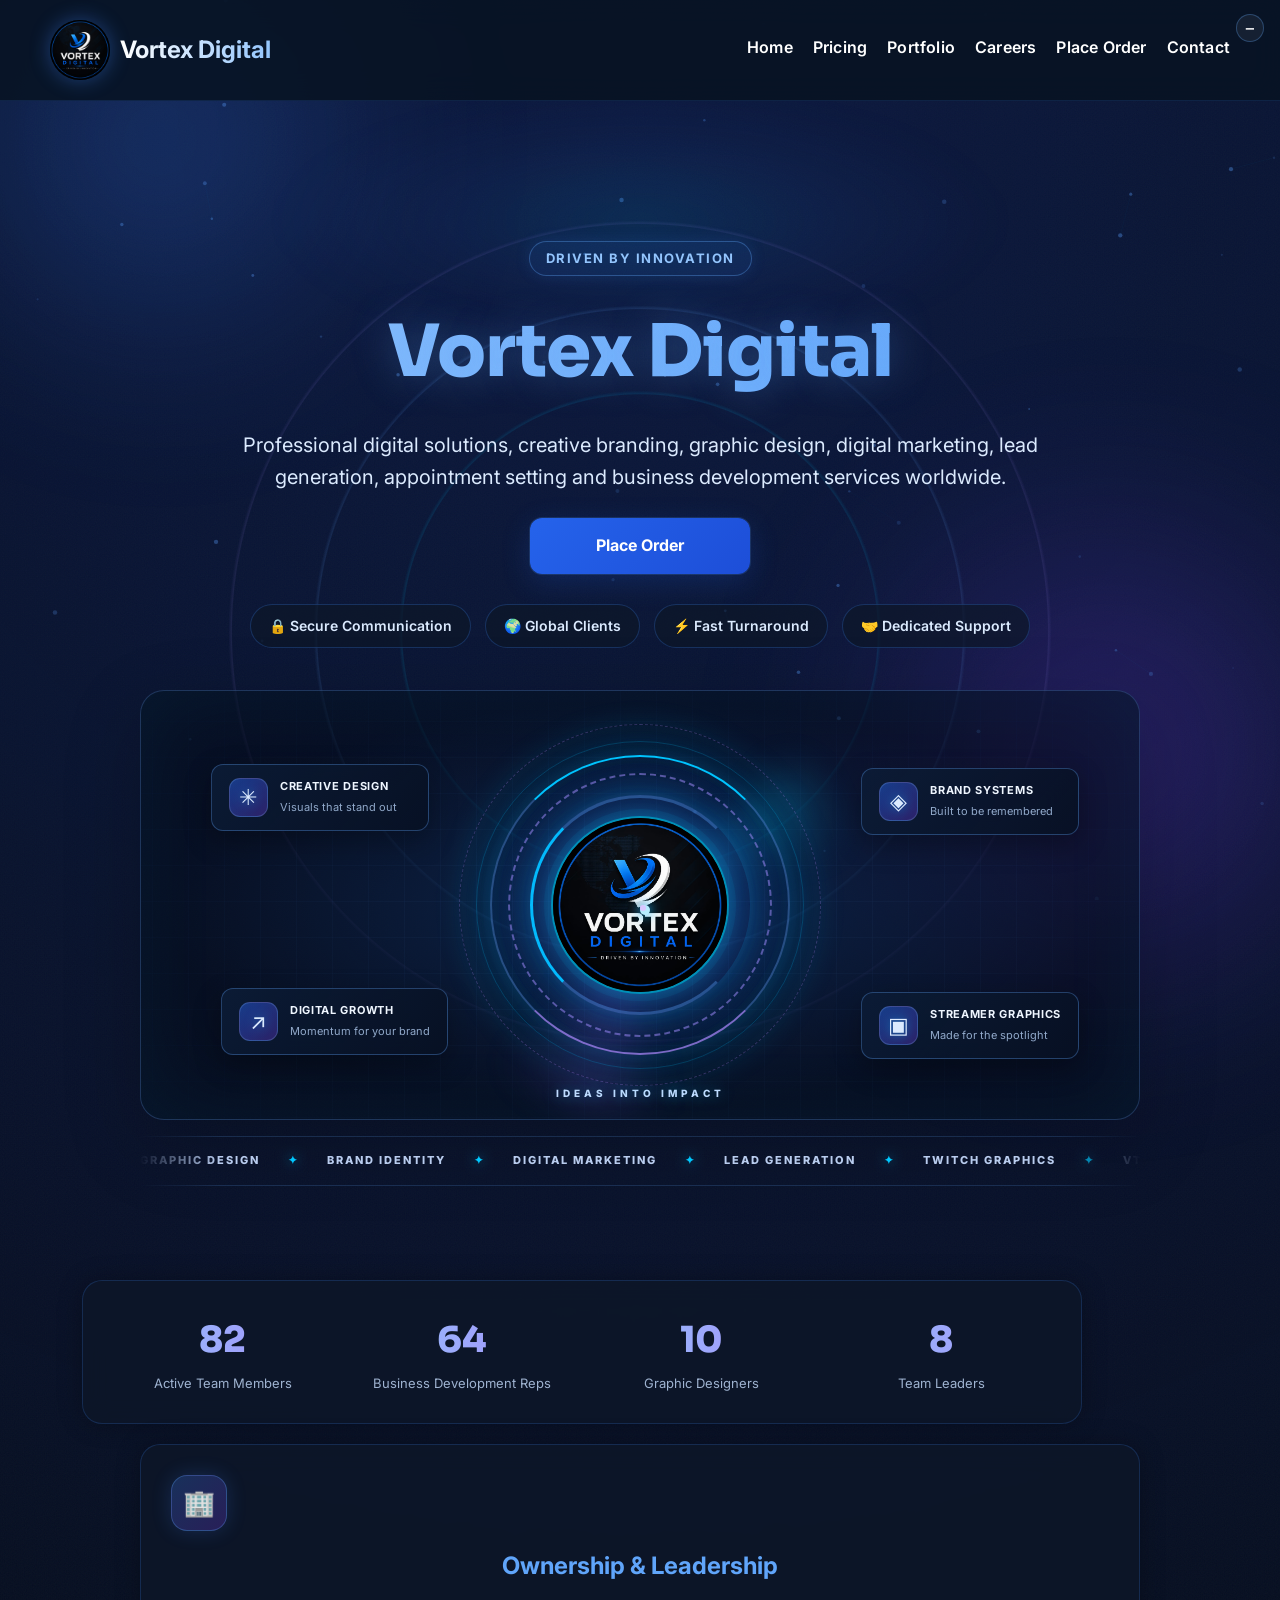
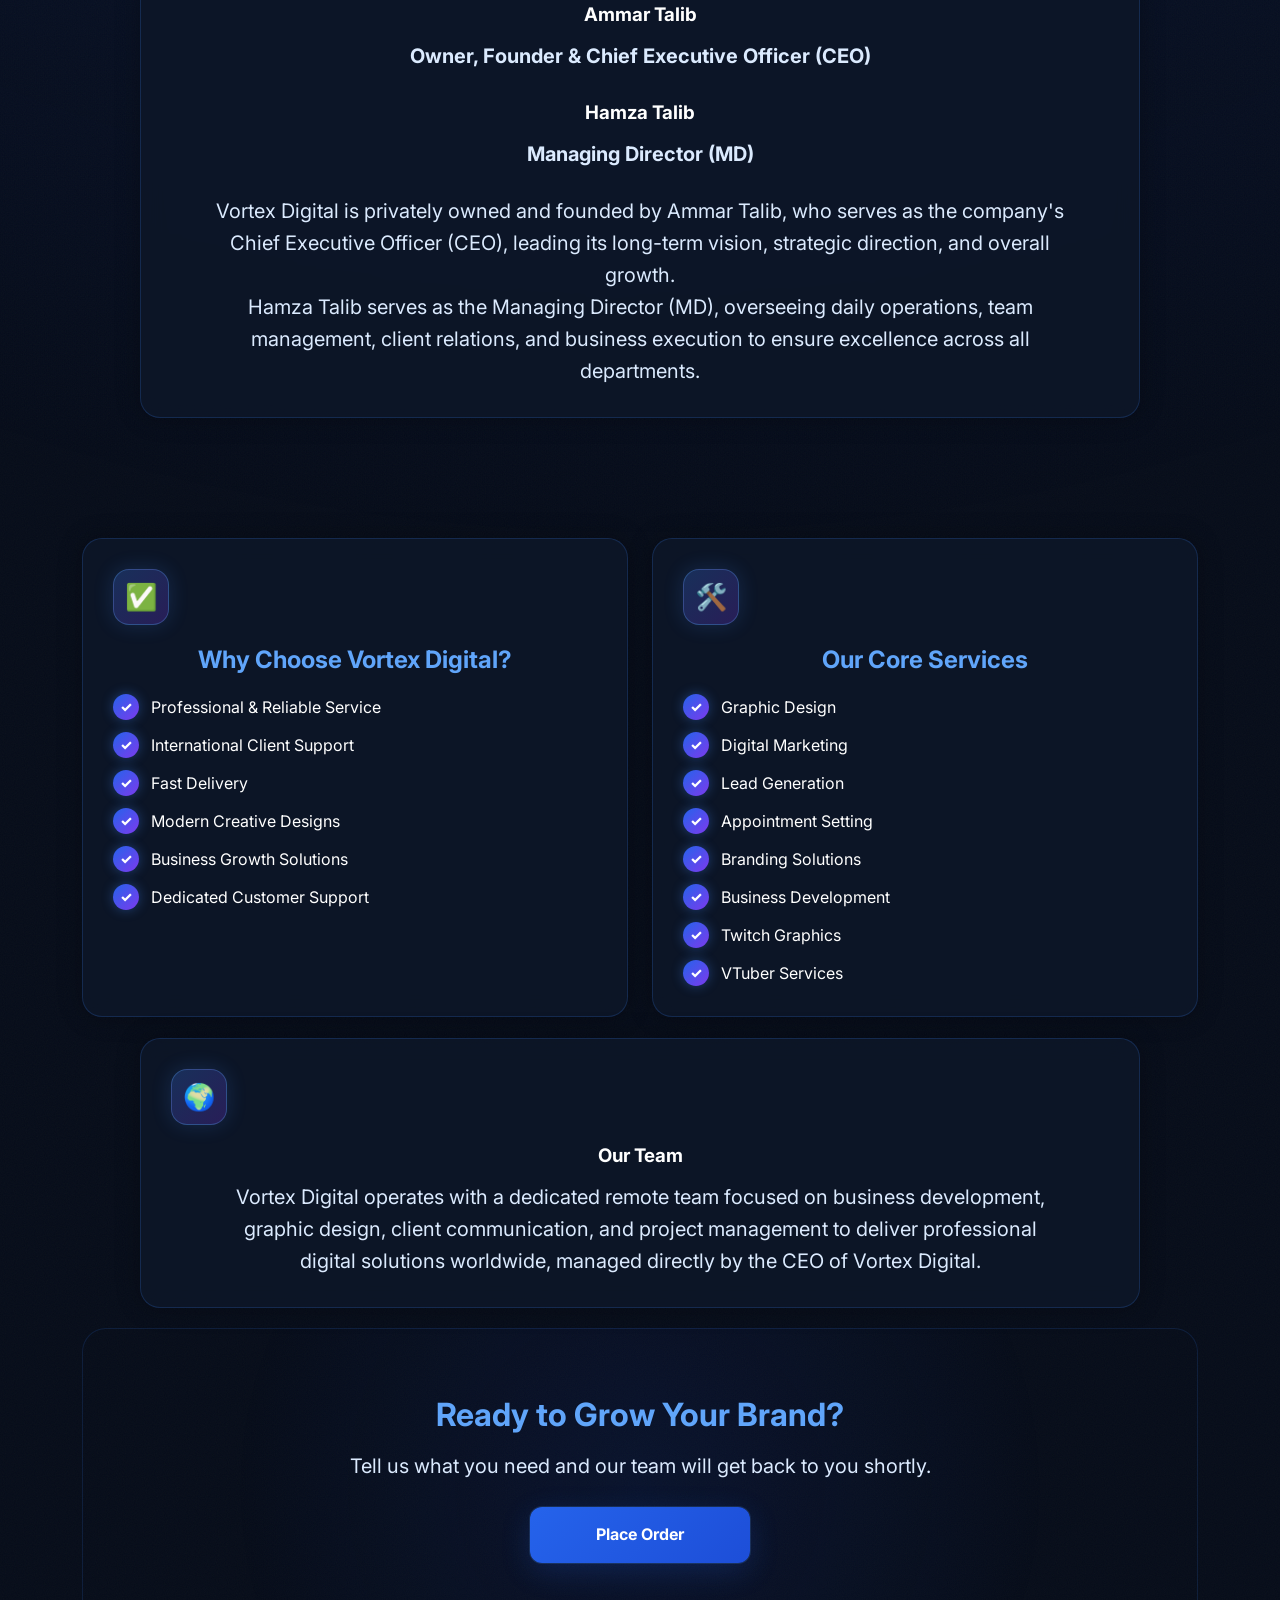
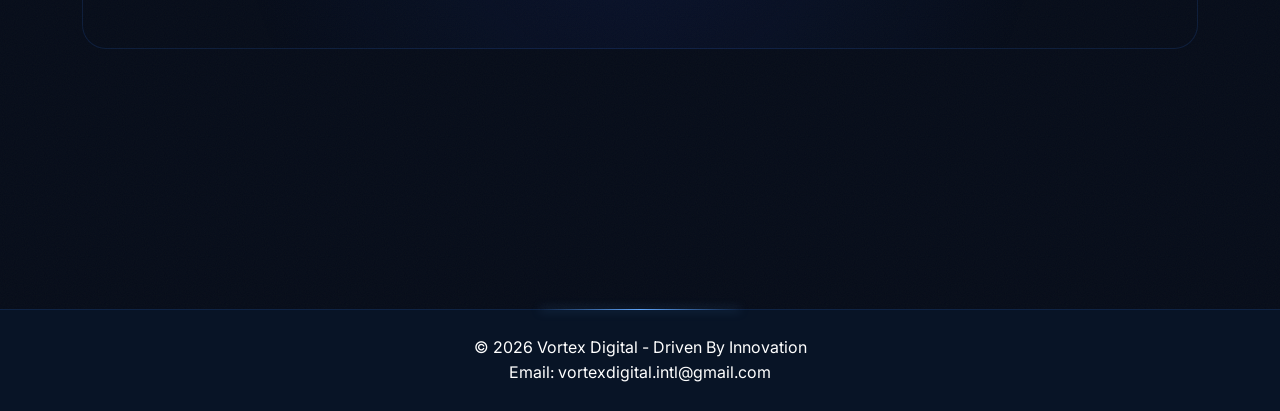
<file: index.html>
<!DOCTYPE html>
<html lang="en">
<head>
<meta charset="UTF-8">
<meta name="viewport" content="width=device-width, initial-scale=1.0">
<title>Vortex Digital</title>
<link rel="stylesheet" href="style.css">
<meta property="og:title" content="Vortex Digital">
<meta property="og:description" content="Professional Twitch Graphics, VTuber Services, Branding Solutions and Digital Growth Services.">
<meta property="og:image" content="https://vortexdigital-intl.github.io/vortex-digital/vortex.digital.png">
<meta property="og:image:width" content="1200">
<meta property="og:image:height" content="630">
<meta property="og:image:type" content="image/png">
<meta property="og:url" content="https://vortexdigital-intl.github.io/vortex-digital/">
<meta property="og:type" content="website">
<meta name="twitter:card" content="summary_large_image">
<meta name="twitter:title" content="Vortex Digital">
<meta name="twitter:description" content="Professional Twitch Graphics, VTuber Services, Branding Solutions and Digital Growth Services.">
<meta name="twitter:image" content="https://vortexdigital-intl.github.io/vortex-digital/vortex.digital.png">

<style id="vortex-home-motion">
/* Vortex Digital: premium motion layer — Home page only */
body > #vortex-particle-field {
  position: fixed; inset: 0; width: 100%; height: 100%;
  z-index: 0; pointer-events: none; opacity: .72;
}
body > header, body > section, body > footer {
  position: relative; z-index: 1;
}
.hero { isolation: isolate; overflow: hidden; }
.hero::before {
  content: ""; position: absolute; z-index: 0; pointer-events: none;
  width: min(78vw, 860px); aspect-ratio: 1; left: 50%; top: 3%;
  transform: translateX(-50%);
  border-radius: 50%;
  background:
    radial-gradient(circle, transparent 39%, rgba(0,200,255,.11) 39.2%, transparent 39.7%),
    radial-gradient(circle, transparent 53%, rgba(96,165,250,.13) 53.2%, transparent 53.7%),
    radial-gradient(circle, transparent 67%, rgba(167,139,250,.10) 67.2%, transparent 67.7%);
  animation: vortexOrbit 34s linear infinite;
}
.hero::after {
  content: ""; position: absolute; z-index: 0; pointer-events: none;
  width: min(70vw, 720px); height: 240px; left: 50%; top: 0;
  transform: translateX(-50%);
  background: radial-gradient(ellipse, rgba(0,200,255,.12), rgba(59,130,246,.06) 38%, transparent 72%);
  filter: blur(20px); animation: vortexPulse 7s ease-in-out infinite;
}
.hero > * { position: relative; z-index: 1; }
.hero .eyebrow { animation: vortexBadge 5s ease-in-out infinite; }
.hero .btn { box-shadow: 0 0 0 1px rgba(96,165,250,.16), 0 8px 30px rgba(37,99,235,.20); }
.hero .btn:hover { box-shadow: 0 0 28px rgba(0,200,255,.34), 0 0 65px rgba(59,130,246,.18); }
.hero .trust-pill { transition: transform .28s ease, border-color .28s ease, background .28s ease, box-shadow .28s ease; }
.hero .trust-pill:hover { transform: translateY(-4px); border-color: rgba(0,200,255,.65); background: rgba(0,200,255,.08); box-shadow: 0 8px 24px rgba(0,200,255,.10); }
.hero .stat-block { transition: transform .35s ease; }
.hero .stat-block:hover { transform: translateY(-5px); }
@keyframes vortexOrbit { to { transform: translateX(-50%) rotate(360deg); } }
@keyframes vortexPulse { 0%,100% { opacity:.55; transform:translateX(-50%) scale(.92); } 50% { opacity:1; transform:translateX(-50%) scale(1.08); } }
@keyframes vortexBadge { 0%,100% { box-shadow:0 0 12px rgba(59,130,246,.12); } 50% { box-shadow:0 0 24px rgba(0,200,255,.24); } }
@media (max-width: 768px) {
  body > #vortex-particle-field { opacity: .42; }
  .hero::before { width: 125vw; top: 0; }
  .hero::after { width: 100vw; height: 180px; }
}
@media (prefers-reduced-motion: reduce) {
  .hero::before, .hero::after, .hero .eyebrow { animation: none !important; }
  .hero .trust-pill, .hero .stat-block { transition: none !important; }
}
</style>

<style id="vortex-cinematic-showcase-style">
/* VORTEX DIGITAL — cinematic hero showcase */
.vortex-cinematic-showcase{
  width:min(100%,1000px); height:430px; margin:42px auto 12px;
  position:relative; isolation:isolate; overflow:hidden; border-radius:28px;
  border:1px solid rgba(96,165,250,.22);
  background:radial-gradient(ellipse at 50% 50%,rgba(30,64,175,.22),rgba(5,11,24,.32) 48%,rgba(5,11,24,.08) 75%);
  box-shadow:inset 0 0 70px rgba(37,99,235,.08),0 20px 80px rgba(0,0,0,.14);
}
.vortex-showcase-grid{
  position:absolute; inset:-35%; z-index:-2; opacity:.25;
  background-image:linear-gradient(rgba(96,165,250,.16) 1px,transparent 1px),linear-gradient(90deg,rgba(96,165,250,.16) 1px,transparent 1px);
  background-size:36px 36px;
  mask-image:radial-gradient(ellipse at center,#000 12%,transparent 70%);
  animation:vortexGridDrift 24s linear infinite;
}
.vortex-core{
  position:absolute; width:300px; height:300px; left:50%; top:50%;
  transform:translate(-50%,-50%); display:grid; place-items:center;
}
.vortex-core-glow{
  position:absolute; inset:27px; border-radius:50%;
  background:radial-gradient(circle,rgba(0,200,255,.25),rgba(37,99,235,.13) 42%,transparent 72%);
  filter:blur(12px); animation:vortexCorePulse 4s ease-in-out infinite;
}
.vortex-ring{
  position:absolute; inset:0; border-radius:50%; border:1px solid rgba(96,165,250,.38);
  box-shadow:0 0 22px rgba(59,130,246,.08),inset 0 0 22px rgba(59,130,246,.06);
}
.vortex-ring-one{ animation:vortexRingSpin 12s linear infinite; border-top-color:#00c8ff; border-bottom-color:rgba(167,139,250,.75); }
.vortex-ring-two{ inset:22px; border-style:dashed; border-color:rgba(167,139,250,.55); animation:vortexRingSpinReverse 18s linear infinite; }
.vortex-ring-three{ inset:46px; border-width:2px; border-left-color:#00c8ff; border-right-color:transparent; animation:vortexRingSpin 7s linear infinite; }
.vortex-core-mark{
  position:relative; width:184px; height:184px; border-radius:0; transform:none;
  display:flex; align-items:center; justify-content:center; background:transparent; border:0;
  box-shadow:none; animation:vortexMarkFloat 5s ease-in-out infinite;
}
.vortex-core-mark img{
  display:block; width:100%; height:100%; max-width:184px; max-height:184px;
  object-fit:contain; object-position:center; border:0; border-radius:0; background:transparent;
  filter:drop-shadow(0 0 10px rgba(0,200,255,.52)) drop-shadow(0 0 32px rgba(37,99,235,.5));
  animation:vortexLogoPower 3.8s ease-in-out infinite;
}
.vortex-core-mark i{ position:absolute; top:-4px; right:3px; font-style:normal; font-size:24px; color:#00c8ff; text-shadow:0 0 18px #00c8ff; animation:vortexSparkle 1.3s ease-in-out infinite; }
.vortex-core::before,.vortex-core::after{
  content:"";position:absolute;inset:-36px;border-radius:50%;pointer-events:none;
  border:1px solid rgba(0,200,255,.22);box-shadow:0 0 28px rgba(0,200,255,.1),inset 0 0 28px rgba(0,200,255,.08);
  animation:vortexEnergyShell 5s ease-in-out infinite;
}
.vortex-core::after{inset:-58px;border-color:rgba(167,139,250,.28);border-style:dashed;animation:vortexEnergyShellReverse 18s linear infinite;}
.vortex-ring-one{border-width:2px;box-shadow:0 0 25px rgba(0,200,255,.24),inset 0 0 22px rgba(0,200,255,.12);}
.vortex-ring-two{inset:12px;border-width:2px;}
.vortex-ring-three{inset:36px;border-width:3px;box-shadow:0 0 30px rgba(0,200,255,.3);}
.vortex-core-glow{inset:5px;filter:blur(18px);}
.vortex-scan-line{height:3px;box-shadow:0 0 24px rgba(0,200,255,.8),0 0 60px rgba(0,200,255,.3);}
@keyframes vortexLogoPower{0%,100%{filter:drop-shadow(0 0 8px rgba(0,200,255,.38)) drop-shadow(0 0 22px rgba(37,99,235,.36));}50%{filter:drop-shadow(0 0 18px rgba(0,200,255,.85)) drop-shadow(0 0 48px rgba(37,99,235,.72));}}
@keyframes vortexEnergyShell{0%,100%{transform:scale(.9) rotate(0);opacity:.45;}50%{transform:scale(1.08) rotate(18deg);opacity:1;}}
@keyframes vortexEnergyShellReverse{to{transform:rotate(-360deg);}}
.vortex-core-caption{
  position:absolute; top:calc(100% + 20px); font-size:10px; font-weight:800; letter-spacing:4px;
  color:#bfdbfe; white-space:nowrap; text-shadow:0 0 14px rgba(0,200,255,.55);
}
.vortex-float-chip{
  position:absolute; display:flex; align-items:center; gap:12px; text-align:left;
  padding:13px 17px; min-width:220px; border-radius:14px;
  background:linear-gradient(130deg,rgba(12,28,54,.92),rgba(7,16,34,.82));
  border:1px solid rgba(96,165,250,.32); backdrop-filter:blur(12px);
  box-shadow:0 12px 32px rgba(0,0,0,.22),inset 0 1px rgba(255,255,255,.04);
  animation:vortexChipFloat 5.5s ease-in-out infinite;
  transition:border-color .25s ease,box-shadow .25s ease;
}
.vortex-float-chip:hover{ border-color:rgba(0,200,255,.8); box-shadow:0 0 28px rgba(0,200,255,.16); }
.vortex-chip-icon{
  flex:0 0 39px; width:39px; height:39px; display:grid; place-items:center; border-radius:11px;
  color:#dbeafe; font-size:22px; background:linear-gradient(140deg,rgba(37,99,235,.48),rgba(124,58,237,.3));
  border:1px solid rgba(147,197,253,.22); text-shadow:0 0 12px rgba(0,200,255,.45);
}
.vortex-float-chip b{display:block;font-size:11px;letter-spacing:1px;color:#eff6ff;white-space:nowrap;}
.vortex-float-chip small{display:block;margin-top:3px;font-size:11px;color:#91a9ca;white-space:nowrap;}
.chip-design{left:7%;top:17%;animation-delay:-1s;}
.chip-brand{right:6%;top:18%;animation-delay:-2.2s;}
.chip-growth{left:8%;bottom:15%;animation-delay:-3.1s;}
.chip-stream{right:6%;bottom:14%;animation-delay:-.6s;}
.vortex-scan-line{
  position:absolute; left:0; right:0; height:1px; top:-10%;
  background:linear-gradient(90deg,transparent,rgba(0,200,255,.0),rgba(0,200,255,.55),rgba(167,139,250,.3),transparent);
  box-shadow:0 0 18px rgba(0,200,255,.25); opacity:.65;
  animation:vortexScan 8s ease-in-out infinite;
}
.vortex-capability-marquee{
  max-width:1000px; overflow:hidden; margin:22px auto 34px; padding:15px 0;
  border-top:1px solid rgba(96,165,250,.18); border-bottom:1px solid rgba(96,165,250,.18);
  mask-image:linear-gradient(90deg,transparent,#000 8%,#000 92%,transparent);
}
.vortex-marquee-track{display:flex;width:max-content;align-items:center;gap:28px;animation:vortexMarquee 32s linear infinite;}
.vortex-marquee-track span{font-size:11px;letter-spacing:2px;font-weight:800;color:#b9ccee;white-space:nowrap;}
.vortex-marquee-track i{font-style:normal;color:#00c8ff;margin-left:24px;text-shadow:0 0 12px rgba(0,200,255,.7);}
.vortex-capability-marquee:hover .vortex-marquee-track{animation-play-state:paused;}
@keyframes vortexRingSpin{to{transform:rotate(360deg)}}
@keyframes vortexRingSpinReverse{to{transform:rotate(-360deg)}}
@keyframes vortexCorePulse{0%,100%{opacity:.65;transform:scale(.88)}50%{opacity:1;transform:scale(1.12)}}
@keyframes vortexMarkFloat{0%,100%{transform:rotate(-8deg) translateY(0)}50%{transform:rotate(-4deg) translateY(-8px)}}
@keyframes vortexSparkle{0%,100%{opacity:.5;transform:scale(.8) rotate(0)}50%{opacity:1;transform:scale(1.25) rotate(45deg)}}
@keyframes vortexChipFloat{0%,100%{transform:translateY(0)}50%{transform:translateY(-9px)}}
@keyframes vortexGridDrift{to{transform:rotate(360deg)}}
@keyframes vortexScan{0%{top:-10%;opacity:0}12%{opacity:.65}85%{opacity:.5}100%{top:110%;opacity:0}}
@keyframes vortexMarquee{to{transform:translateX(-50%)}}
@media(max-width:760px){
 .vortex-cinematic-showcase{height:480px;margin-top:30px;border-radius:20px;}
 .vortex-core{width:220px;height:220px;top:48%;}
 .vortex-core-mark{width:124px;height:124px;border-radius:0;}
 .vortex-core-mark img{max-width:124px;max-height:124px;}
 .vortex-float-chip{min-width:0;width:calc(50% - 16px);padding:9px 8px;gap:7px;border-radius:11px;}
 .vortex-chip-icon{width:29px;height:29px;flex-basis:29px;font-size:17px;border-radius:8px;}
 .vortex-float-chip b{font-size:8px;letter-spacing:.45px;white-space:normal;}
 .vortex-float-chip small{font-size:9px;white-space:normal;line-height:1.25;}
 .chip-design{left:10px;top:22px;}
 .chip-brand{right:10px;top:22px;}
 .chip-growth{left:10px;bottom:20px;}
 .chip-stream{right:10px;bottom:20px;}
 .vortex-core-caption{letter-spacing:2px;font-size:8px;}
}
@media(prefers-reduced-motion:reduce){
 .vortex-showcase-grid,.vortex-ring,.vortex-core-glow,.vortex-core-mark,.vortex-core-mark i,.vortex-float-chip,.vortex-scan-line,.vortex-marquee-track{animation:none!important}
 .vortex-capability-marquee{mask-image:none}
}

/* High-energy motion accents around the original logo — do not recreate the logo */
.vortex-cinematic-showcase::before,.vortex-cinematic-showcase::after{
 content:"";position:absolute;pointer-events:none;border-radius:50%;z-index:-1;
}
.vortex-cinematic-showcase::before{
 width:420px;height:420px;left:50%;top:50%;transform:translate(-50%,-50%);
 background:conic-gradient(from 0deg,transparent 0 12%,rgba(0,200,255,.2) 15%,transparent 21% 48%,rgba(139,92,246,.18) 54%,transparent 62% 100%);
 filter:blur(18px);animation:vortexEnergyWheel 13s linear infinite;
}
.vortex-cinematic-showcase::after{
 inset:0;border-radius:inherit;background:linear-gradient(115deg,transparent 0 35%,rgba(0,200,255,.05) 47%,transparent 55% 100%);
 transform:translateX(-100%);animation:vortexWideSweep 6s ease-in-out infinite;
}
.vortex-orbit-dot{position:absolute;left:50%;top:50%;width:10px;height:10px;border-radius:50%;background:#b8f5ff;box-shadow:0 0 12px #00c8ff,0 0 30px #00c8ff;z-index:2;pointer-events:none;}
.vortex-orbit-dot.dot-a{animation:vortexDotOrbit 6s linear infinite;}
.vortex-orbit-dot.dot-b{width:6px;height:6px;background:#d8c7ff;box-shadow:0 0 14px #a78bfa;animation:vortexDotOrbit 9s linear infinite reverse;}
@keyframes vortexEnergyWheel{to{transform:translate(-50%,-50%) rotate(360deg)}}
@keyframes vortexWideSweep{0%,100%{transform:translateX(-100%)}55%,70%{transform:translateX(100%)}}
@keyframes vortexDotOrbit{from{transform:rotate(0deg) translateX(168px) rotate(0deg)}to{transform:rotate(360deg) translateX(168px) rotate(-360deg)}}
@media(max-width:760px){.vortex-cinematic-showcase::before{width:280px;height:280px}.vortex-orbit-dot.dot-a{animation-name:vortexDotOrbitMobile}.vortex-orbit-dot.dot-b{display:none}@keyframes vortexDotOrbitMobile{from{transform:rotate(0deg) translateX(112px)}to{transform:rotate(360deg) translateX(112px)}}}
@media(prefers-reduced-motion:reduce){.vortex-cinematic-showcase::before,.vortex-cinematic-showcase::after,.vortex-core::before,.vortex-core::after,.vortex-core-mark img,.vortex-orbit-dot{animation:none!important}}

</style>


<style id="vortex-home-expansion">
.vx-home-expansion{position:relative;max-width:1180px;margin:70px auto 90px;padding:20px;isolation:isolate}
.vx-home-heading{text-align:center;max-width:820px;margin:0 auto 36px}
.vx-home-kicker{display:inline-flex;gap:10px;align-items:center;color:#67e8f9;font-size:11px;font-weight:900;letter-spacing:3px;text-transform:uppercase}
.vx-home-kicker:before,.vx-home-kicker:after{content:"";width:36px;height:1px;background:linear-gradient(90deg,transparent,#00c8ff)}
.vx-home-kicker:after{transform:rotate(180deg)}
.vx-home-heading h2{font-size:clamp(30px,4vw,52px);line-height:1.05;margin:16px 0;background:linear-gradient(100deg,#fff 15%,#a5f3fc 48%,#a78bfa 75%,#fff);background-size:220% auto;-webkit-background-clip:text;background-clip:text;color:transparent;animation:vxTitleFlow 7s linear infinite}
.vx-home-heading p{max-width:680px;margin:auto;color:#a9bbd4;line-height:1.8}
.vx-home-services{display:grid;grid-template-columns:repeat(3,minmax(0,1fr));gap:18px}
.vx-home-service{position:relative;min-height:220px;padding:25px;border-radius:20px;overflow:hidden;background:linear-gradient(145deg,rgba(13,31,59,.92),rgba(7,13,28,.92));border:1px solid rgba(96,165,250,.24);box-shadow:0 15px 40px rgba(0,0,0,.16);transition:transform .45s cubic-bezier(.2,.8,.2,1),border-color .4s,box-shadow .4s}
.vx-home-service:before{content:"";position:absolute;inset:-1px;border-radius:inherit;padding:1px;background:conic-gradient(from var(--vx-angle,0deg),transparent 0 55%,rgba(0,200,255,.8) 68%,rgba(167,139,250,.8) 77%,transparent 90%);-webkit-mask:linear-gradient(#000 0 0) content-box,linear-gradient(#000 0 0);-webkit-mask-composite:xor;mask-composite:exclude;opacity:.5;animation:vxBorderOrbit 7s linear infinite;pointer-events:none}
.vx-home-service:after{content:"";position:absolute;width:170px;height:170px;right:-85px;top:-90px;border-radius:50%;background:rgba(0,200,255,.12);filter:blur(28px);transition:transform .5s}
.vx-home-service:hover{transform:translateY(-12px) scale(1.015);border-color:rgba(0,200,255,.72);box-shadow:0 22px 55px rgba(0,0,0,.3),0 0 34px rgba(0,200,255,.12)}
.vx-home-service:hover:after{transform:scale(1.8)}
.vx-home-service .vx-service-icon{width:54px;height:54px;display:grid;place-items:center;border-radius:16px;font-size:25px;color:#dffbff;background:linear-gradient(145deg,rgba(0,200,255,.22),rgba(99,102,241,.2));border:1px solid rgba(103,232,249,.35);box-shadow:0 0 25px rgba(0,200,255,.12);animation:vxIconBob 4s ease-in-out infinite}
.vx-home-service h3{font-size:19px;margin:20px 0 10px;color:#f1f7ff}
.vx-home-service p{font-size:13px;line-height:1.8;color:#a8bad3;margin:0;max-width:330px}
.vx-service-index{position:absolute;right:20px;top:19px;font-size:12px;font-weight:900;letter-spacing:2px;color:rgba(147,197,253,.48)}
.vx-home-process{margin-top:70px;padding:36px 28px;border:1px solid rgba(96,165,250,.2);border-radius:24px;background:radial-gradient(ellipse at 50% 0,rgba(37,99,235,.17),transparent 65%),rgba(5,12,27,.52);overflow:hidden;position:relative}
.vx-home-process:before{content:"";position:absolute;top:0;bottom:0;left:-30%;width:25%;background:linear-gradient(90deg,transparent,rgba(0,200,255,.08),transparent);transform:skewX(-20deg);animation:vxProcessSweep 7s ease-in-out infinite}
.vx-process-grid{display:grid;grid-template-columns:repeat(4,minmax(0,1fr));gap:16px;position:relative}
.vx-process-step{padding:18px 14px;position:relative}
.vx-process-number{width:42px;height:42px;display:grid;place-items:center;border-radius:50%;font-weight:900;color:#dffaff;border:1px solid rgba(0,200,255,.65);background:rgba(0,200,255,.09);box-shadow:0 0 25px rgba(0,200,255,.13);margin-bottom:17px;animation:vxNumberPulse 3s ease-in-out infinite}
.vx-process-step:nth-child(2) .vx-process-number{animation-delay:.4s}.vx-process-step:nth-child(3) .vx-process-number{animation-delay:.8s}.vx-process-step:nth-child(4) .vx-process-number{animation-delay:1.2s}
.vx-process-step h3{font-size:15px;color:#eff6ff;margin:0 0 8px}.vx-process-step p{font-size:12px;line-height:1.7;color:#9db1cc;margin:0}
.vx-home-bottom-cta{margin:66px auto 0;max-width:1000px;position:relative;overflow:hidden;padding:54px 28px;text-align:center;border-radius:28px;border:1px solid rgba(0,200,255,.3);background:radial-gradient(ellipse at 50% 120%,rgba(0,200,255,.19),transparent 60%),linear-gradient(125deg,rgba(11,28,55,.96),rgba(20,18,53,.94));box-shadow:0 20px 70px rgba(0,0,0,.2)}
.vx-home-bottom-cta:before{content:"";position:absolute;inset:-100%;background:conic-gradient(from 0deg,transparent,rgba(0,200,255,.09),transparent,rgba(167,139,250,.09),transparent);animation:vxCtaSpin 24s linear infinite;pointer-events:none}
.vx-home-bottom-cta>*{position:relative}
.vx-home-bottom-cta h2{font-size:clamp(26px,4vw,42px);margin:0 0 12px;color:#f8fbff}
.vx-home-bottom-cta p{color:#a9bdd8;line-height:1.8;margin:0 auto 25px}
.vx-home-bottom-cta .btn{display:inline-flex;align-items:center;justify-content:center;gap:10px;animation:vxButtonGlow 2.8s ease-in-out infinite;transition:transform .25s}
.vx-home-bottom-cta .btn:hover{transform:translateY(-4px) scale(1.04)}
@keyframes vxTitleFlow{to{background-position:220% center}}
@keyframes vxBorderOrbit{to{--vx-angle:360deg}}
@keyframes vxIconBob{0%,100%{transform:translateY(0) rotate(0)}50%{transform:translateY(-5px) rotate(-3deg)}}
@keyframes vxProcessSweep{0%,100%{left:-30%}55%{left:120%}}
@keyframes vxNumberPulse{0%,100%{box-shadow:0 0 12px rgba(0,200,255,.08);transform:scale(1)}50%{box-shadow:0 0 28px rgba(0,200,255,.32);transform:scale(1.06)}}
@keyframes vxCtaSpin{to{transform:rotate(360deg)}}
@keyframes vxButtonGlow{0%,100%{box-shadow:0 0 15px rgba(0,200,255,.14)}50%{box-shadow:0 0 34px rgba(0,200,255,.32),0 0 60px rgba(99,102,241,.12)}}
@media(max-width:850px){.vx-home-services{grid-template-columns:repeat(2,minmax(0,1fr))}.vx-process-grid{grid-template-columns:repeat(2,minmax(0,1fr))}}
@media(max-width:560px){.vx-home-expansion{padding:12px;margin:42px auto}.vx-home-services{grid-template-columns:1fr}.vx-home-service{min-height:190px}.vx-home-process{padding:24px 14px}.vx-process-grid{grid-template-columns:1fr 1fr;gap:4px}.vx-process-step{padding:14px 8px}.vx-home-bottom-cta{padding:38px 18px;border-radius:20px}}
@media(prefers-reduced-motion:reduce){.vx-home-heading h2,.vx-home-service:before,.vx-home-service .vx-service-icon,.vx-home-process:before,.vx-process-number,.vx-home-bottom-cta:before,.vx-home-bottom-cta .btn{animation:none!important}.vx-home-service,.vx-home-bottom-cta .btn{transition:none!important}}
</style>


<style id="vortex-home-brand-correction">
/* Brand-safe correction: show the supplied logo as a true circle, never rotate or redraw it. */
.vortex-core-mark{
  width:178px!important;height:178px!important;border-radius:50%!important;
  overflow:hidden!important;transform:translateZ(0)!important;background:#000!important;
  border:2px solid rgba(0,200,255,.72)!important;
  box-shadow:0 0 0 7px rgba(0,200,255,.07),0 0 26px rgba(0,200,255,.34),0 0 72px rgba(37,99,235,.26)!important;
  animation:vxLogoHalo 3.6s ease-in-out infinite!important;
}
.vortex-core-mark img{
  width:100%!important;height:100%!important;max-width:none!important;max-height:none!important;
  display:block!important;object-fit:cover!important;object-position:center!important;
  border:0!important;border-radius:50%!important;background:#000!important;
  transform:none!important;animation:none!important;
  filter:drop-shadow(0 0 8px rgba(0,200,255,.24))!important;
}
.vortex-core-mark i{top:7px!important;right:9px!important;font-size:18px!important}
.vortex-core-caption{top:calc(100% + 30px)!important}
.vortex-core{width:300px!important;height:300px!important}
.vortex-ring-one{inset:0!important}
.vortex-ring-two{inset:18px!important}
.vortex-ring-three{inset:40px!important}
.vortex-core::before{inset:-14px!important}
.vortex-core::after{inset:-31px!important}
@keyframes vxLogoHalo{0%,100%{box-shadow:0 0 0 5px rgba(0,200,255,.05),0 0 22px rgba(0,200,255,.28),0 0 54px rgba(37,99,235,.2)}50%{box-shadow:0 0 0 10px rgba(0,200,255,.08),0 0 38px rgba(0,200,255,.48),0 0 90px rgba(37,99,235,.34)}}
/* More deliberate agency art direction: controlled glow, less template-like floating UI. */
.vortex-cinematic-showcase{border-radius:24px!important;border-color:rgba(96,165,250,.26)!important;background:radial-gradient(ellipse at center,rgba(14,42,83,.68),rgba(5,11,24,.55) 67%)!important;box-shadow:inset 0 0 90px rgba(0,200,255,.06),0 24px 80px rgba(0,0,0,.2)!important}
.vortex-float-chip{min-width:218px!important;border-radius:12px!important;backdrop-filter:blur(18px)!important;box-shadow:0 10px 28px rgba(0,0,0,.28)!important}
.vortex-float-chip b{letter-spacing:.7px!important}
.vortex-capability-marquee{margin-top:16px!important}
.vx-home-service{backdrop-filter:blur(10px)}
@media(max-width:760px){
 .vortex-core{width:220px!important;height:220px!important}
 .vortex-core-mark{width:128px!important;height:128px!important}
 .vortex-ring-two{inset:12px!important}.vortex-ring-three{inset:29px!important}
 .vortex-core::before{inset:-10px!important}.vortex-core::after{inset:-22px!important}
}
@media(prefers-reduced-motion:reduce){.vortex-core-mark{animation:none!important}}
</style>

 

<style id="vortex-mobile-showcase-fix">
/* Mobile-only layout repair: keep each service chip in its own column. */
@media (max-width: 600px) {
  .vortex-cinematic-showcase {
    width: calc(100% - 28px) !important;
    height: 450px !important;
    margin: 28px auto 12px !important;
    border-radius: 22px !important;
    overflow: hidden !important;
  }
  .vortex-cinematic-showcase .vortex-float-chip {
    width: calc(50% - 26px) !important;
    min-width: 0 !important;
    max-width: calc(50% - 26px) !important;
    box-sizing: border-box !important;
    padding: 8px 7px !important;
    gap: 6px !important;
    border-radius: 12px !important;
    transform: none !important;
  }
  .vortex-cinematic-showcase .chip-design { left: 12px !important; right: auto !important; top: 18px !important; bottom: auto !important; }
  .vortex-cinematic-showcase .chip-brand { right: 12px !important; left: auto !important; top: 18px !important; bottom: auto !important; }
  .vortex-cinematic-showcase .chip-growth { left: 12px !important; right: auto !important; bottom: 18px !important; top: auto !important; }
  .vortex-cinematic-showcase .chip-stream { right: 12px !important; left: auto !important; bottom: 18px !important; top: auto !important; }
  .vortex-cinematic-showcase .vortex-chip-icon {
    flex: 0 0 25px !important; width: 25px !important; height: 25px !important;
    font-size: 14px !important; border-radius: 7px !important;
  }
  .vortex-cinematic-showcase .vortex-float-chip b {
    font-size: clamp(6.5px, 1.9vw, 8px) !important;
    line-height: 1.25 !important; letter-spacing: .25px !important;
    white-space: normal !important; overflow-wrap: anywhere !important;
  }
  .vortex-cinematic-showcase .vortex-float-chip small {
    font-size: clamp(7px, 2vw, 8.5px) !important;
    line-height: 1.25 !important; white-space: normal !important;
    overflow-wrap: anywhere !important;
  }
  .vortex-cinematic-showcase .vortex-core { width: 190px !important; height: 190px !important; top: 49% !important; }
  .vortex-cinematic-showcase .vortex-core-mark { width: 116px !important; height: 116px !important; }
  .vortex-cinematic-showcase .vortex-core-caption {
    top: calc(100% + 18px) !important; font-size: 8px !important;
    letter-spacing: 1.8px !important; white-space: nowrap !important;
  }
  .vortex-cinematic-showcase .vortex-ring-two { inset: 12px !important; }
  .vortex-cinematic-showcase .vortex-ring-three { inset: 30px !important; }
  .vortex-cinematic-showcase::before { width: 245px !important; height: 245px !important; }
  .vortex-cinematic-showcase .vortex-orbit-dot.dot-a { animation-name: vortexDotOrbitMobile !important; }
  .vortex-cinematic-showcase .vortex-orbit-dot.dot-b { display: none !important; }
  .vortex-capability-marquee { max-width: 100% !important; margin-top: 14px !important; }
}
@media (max-width: 360px) {
  .vortex-cinematic-showcase { height: 430px !important; }
  .vortex-cinematic-showcase .vortex-float-chip { width: calc(50% - 24px) !important; max-width: calc(50% - 24px) !important; padding: 7px 5px !important; }
  .vortex-cinematic-showcase .vortex-chip-icon { flex-basis: 22px !important; width: 22px !important; height: 22px !important; }
}
</style>

</head>

<body>
<canvas id="vortex-particle-field" aria-hidden="true"></canvas>

<header>
<div class="logo">
<img src="logo.png.jpeg" alt="Vortex Digital">
<h2>Vortex Digital</h2>
</div>

<nav>
<a href="index.html">Home</a>
<a href="pricing.html">Pricing</a>
<a href="portfolio.html">Portfolio</a>
<a href="careers.html">Careers</a>
<a href="place-order.html">Place Order</a>
<a href="contact.html">Contact</a>
</nav>
</header>

<section class="hero">
<span class="eyebrow">Driven By Innovation</span>
<h1>Vortex Digital</h1>

<p>
Professional digital solutions, creative branding, graphic design, digital marketing,
lead generation, appointment setting and business
development services worldwide.
</p>

<a href="place-order.html" class="btn">Place Order</a>

<div class="trust-row">
<span class="trust-pill">🔒 Secure Communication</span>
<span class="trust-pill">🌍 Global Clients</span>
<span class="trust-pill">⚡ Fast Turnaround</span>
<span class="trust-pill">🤝 Dedicated Support</span>
</div>


<div class="vortex-cinematic-showcase" aria-label="Vortex Digital creative services">
  <div class="vortex-showcase-grid" aria-hidden="true"></div>
  <div class="vortex-orbit-dot dot-a" aria-hidden="true"></div><div class="vortex-orbit-dot dot-b" aria-hidden="true"></div>
  <div class="vortex-core">
    <div class="vortex-ring vortex-ring-one"></div>
    <div class="vortex-ring vortex-ring-two"></div>
    <div class="vortex-ring vortex-ring-three"></div>
    <div class="vortex-core-glow"></div>
    <div class="vortex-core-mark"><img src="logo.png.jpeg" alt="Official Vortex Digital logo"><i>✦</i></div>
    <div class="vortex-core-caption">IDEAS INTO IMPACT</div>
  </div>
  <div class="vortex-float-chip chip-design"><span class="vortex-chip-icon">✳</span><span><b>CREATIVE DESIGN</b><small>Visuals that stand out</small></span></div>
  <div class="vortex-float-chip chip-brand"><span class="vortex-chip-icon">◈</span><span><b>BRAND SYSTEMS</b><small>Built to be remembered</small></span></div>
  <div class="vortex-float-chip chip-growth"><span class="vortex-chip-icon">↗</span><span><b>DIGITAL GROWTH</b><small>Momentum for your brand</small></span></div>
  <div class="vortex-float-chip chip-stream"><span class="vortex-chip-icon">▣</span><span><b>STREAMER GRAPHICS</b><small>Made for the spotlight</small></span></div>
  <div class="vortex-scan-line" aria-hidden="true"></div>
</div>

<div class="vortex-capability-marquee" aria-label="Vortex Digital capabilities">
  <div class="vortex-marquee-track">
    <span>GRAPHIC DESIGN <i>✦</i></span><span>BRAND IDENTITY <i>✦</i></span><span>DIGITAL MARKETING <i>✦</i></span><span>LEAD GENERATION <i>✦</i></span><span>TWITCH GRAPHICS <i>✦</i></span><span>VTUBER SERVICES <i>✦</i></span>
    <span aria-hidden="true">GRAPHIC DESIGN <i>✦</i></span><span aria-hidden="true">BRAND IDENTITY <i>✦</i></span><span aria-hidden="true">DIGITAL MARKETING <i>✦</i></span><span aria-hidden="true">LEAD GENERATION <i>✦</i></span><span aria-hidden="true">TWITCH GRAPHICS <i>✦</i></span><span aria-hidden="true">VTUBER SERVICES <i>✦</i></span>
  </div>
</div>



<div class="container">
<div class="stats-bar card">
<div class="stat-block">
<span class="stat-num">82</span>
<span class="stat-label">Active Team Members</span>
</div>
<div class="stat-block">
<span class="stat-num">64</span>
<span class="stat-label">Business Development Reps</span>
</div>
<div class="stat-block">
<span class="stat-num">10</span>
<span class="stat-label">Graphic Designers</span>
</div>
<div class="stat-block">
<span class="stat-num">8</span>
<span class="stat-label">Team Leaders</span>
</div>
</div>

<div class="card">
<div class="icon-badge">🏢</div>
<h2>Ownership & Leadership</h2>

<h3>Ammar Talib</h3>
<p><strong>Owner, Founder & Chief Executive Officer (CEO)</strong></p>

<br>

<h3>Hamza Talib</h3>
<p><strong>Managing Director (MD)</strong></p>

<br>

<p>
Vortex Digital is privately owned and founded by Ammar Talib, who serves as the company's Chief Executive Officer (CEO), leading its long-term vision, strategic direction, and overall growth.
</p>
<p>
Hamza Talib serves as the Managing Director (MD), overseeing daily operations, team management, client relations, and business execution to ensure excellence across all departments.
</p>
</div>
</div>

<div class="container">
<div class="info-grid">
<div class="card">
<div class="icon-badge">✅</div>
<h2>Why Choose Vortex Digital?</h2>
<ul class="check-list">
<li>Professional & Reliable Service</li>
<li>International Client Support</li>
<li>Fast Delivery</li>
<li>Modern Creative Designs</li>
<li>Business Growth Solutions</li>
<li>Dedicated Customer Support</li>
</ul>
</div>

<div class="card">
<div class="icon-badge">🛠️</div>
<h2>Our Core Services</h2>
<ul class="check-list">
<li>Graphic Design</li>
<li>Digital Marketing</li>
<li>Lead Generation</li>
<li>Appointment Setting</li>
<li>Branding Solutions</li>
<li>Business Development</li>
<li>Twitch Graphics</li>
<li>VTuber Services</li>
</ul>
</div>
</div>

<div class="card">
<div class="icon-badge">🌍</div>
<h3>Our Team</h3>
<p>
Vortex Digital operates with a dedicated remote team focused on
business development, graphic design, client communication,
and project management to deliver professional digital solutions worldwide,
managed directly by the CEO of Vortex Digital.
</p>
</div>

<div class="cta-section">
<h2>Ready to Grow Your Brand?</h2>
<p>Tell us what you need and our team will get back to you shortly.</p>
<a href="place-order.html" class="btn">Place Order</a>
</div>

</div>
</section>

<footer>
<p>© 2026 Vortex Digital - Driven By Innovation</p>
<p>Email: vortexdigital.intl@gmail.com</p>
</footer>

<script src="site-interactions.js" defer></script>

<script id="vortex-home-motion-engine">
(function () {
  const canvas = document.getElementById('vortex-particle-field');
  if (!canvas) return;
  const ctx = canvas.getContext('2d');
  if (!ctx) return;
  const reduceMotion = window.matchMedia('(prefers-reduced-motion: reduce)').matches;
  const coarse = window.matchMedia('(pointer: coarse)').matches;
  let width = 0, height = 0, dpr = 1, particles = [], raf = 0;
  const pointer = { x: -1000, y: -1000 };
  function resize() {
    dpr = Math.min(window.devicePixelRatio || 1, 1.6);
    width = window.innerWidth; height = window.innerHeight;
    canvas.width = Math.round(width * dpr); canvas.height = Math.round(height * dpr);
    canvas.style.width = width + 'px'; canvas.style.height = height + 'px';
    ctx.setTransform(dpr, 0, 0, dpr, 0, 0);
    const count = Math.min(coarse ? 34 : 68, Math.max(22, Math.round(width / (coarse ? 14 : 22))));
    particles = Array.from({ length: count }, () => ({
      x: Math.random() * width, y: Math.random() * height,
      vx: (Math.random() - .5) * .24, vy: (Math.random() - .5) * .24,
      r: .7 + Math.random() * 1.7, phase: Math.random() * Math.PI * 2
    }));
    draw(0);
  }
  function draw(t) {
    ctx.clearRect(0, 0, width, height);
    for (let i = 0; i < particles.length; i++) {
      const p = particles[i];
      if (!reduceMotion) {
        p.x += p.vx; p.y += p.vy;
        if (p.x < -10) p.x = width + 10;
        if (p.x > width + 10) p.x = -10;
        if (p.y < -10) p.y = height + 10;
        if (p.y > height + 10) p.y = -10;
        if (!coarse) {
          const dx = p.x - pointer.x, dy = p.y - pointer.y, dist = Math.hypot(dx, dy);
          if (dist < 105 && dist > 0) { p.x += dx / dist * .18; p.y += dy / dist * .18; }
        }
      }
      const alpha = .22 + (Math.sin((t || 0) * .001 + p.phase) + 1) * .16;
      ctx.beginPath(); ctx.arc(p.x, p.y, p.r, 0, Math.PI * 2);
      ctx.fillStyle = 'rgba(96,165,250,' + alpha + ')'; ctx.fill();
      for (let j = i + 1; j < particles.length; j++) {
        const q = particles[j], dx = p.x - q.x, dy = p.y - q.y, d = Math.hypot(dx, dy);
        if (d < 105) {
          ctx.beginPath(); ctx.moveTo(p.x, p.y); ctx.lineTo(q.x, q.y);
          ctx.strokeStyle = 'rgba(0,200,255,' + ((1 - d / 105) * .12) + ')';
          ctx.lineWidth = .7; ctx.stroke();
        }
      }
    }
    if (!reduceMotion) raf = requestAnimationFrame(draw);
  }
  if (!coarse) window.addEventListener('pointermove', e => { pointer.x = e.clientX; pointer.y = e.clientY; }, { passive: true });
  window.addEventListener('resize', resize, { passive: true });
  document.addEventListener('visibilitychange', () => {
    if (document.hidden) cancelAnimationFrame(raf);
    else if (!reduceMotion) raf = requestAnimationFrame(draw);
  });
  resize();
})();
</script>

</body>
</html>
</file>
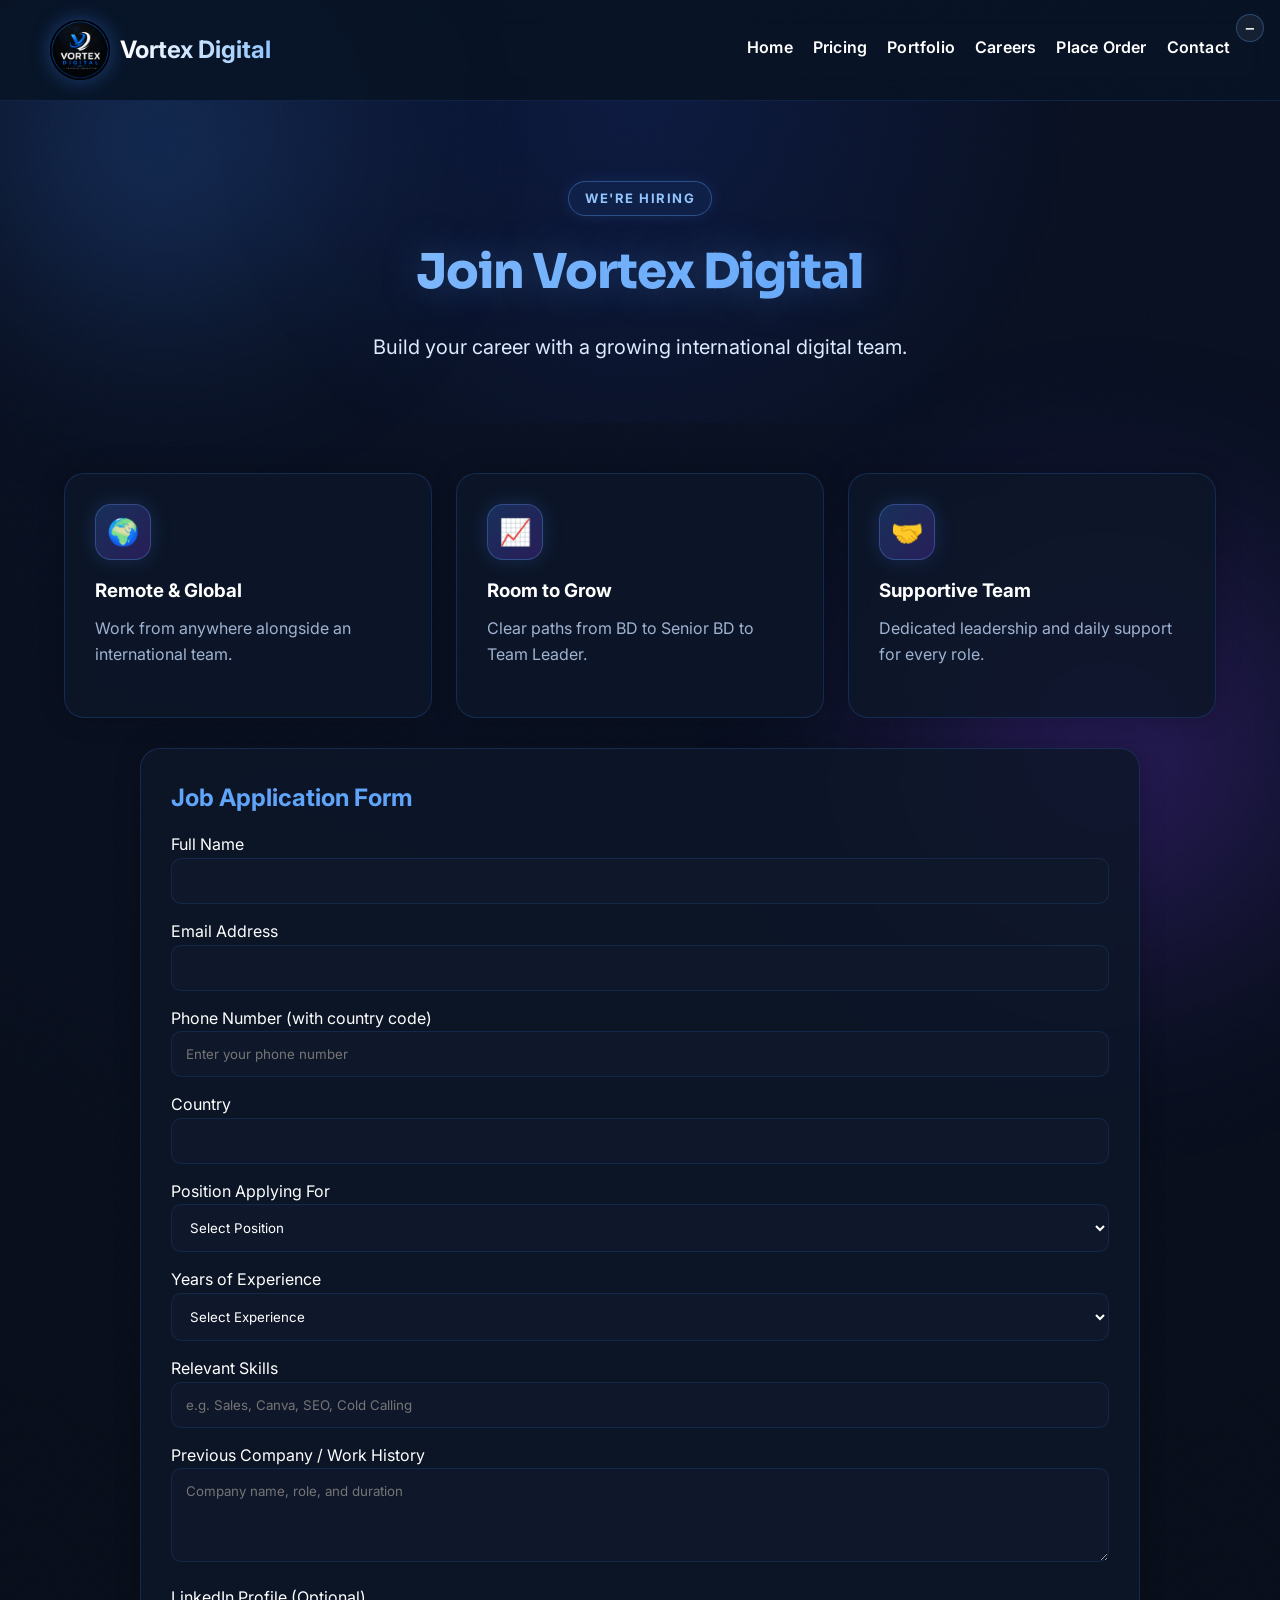
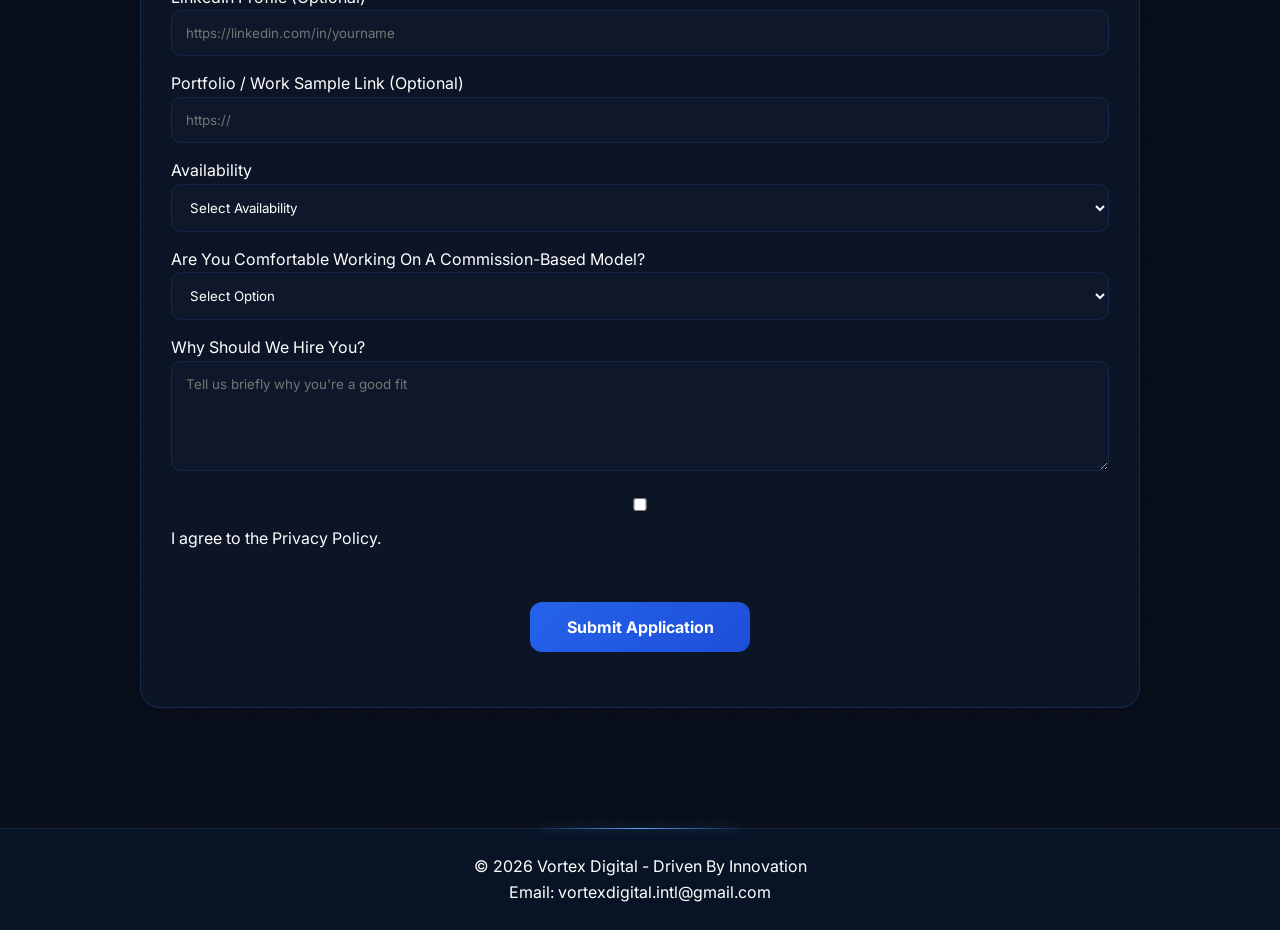
<file: careers.html>
<!DOCTYPE html>
<html lang="en">
<head>
<meta charset="UTF-8">
<meta name="viewport" content="width=device-width, initial-scale=1.0">
<title>Careers - Vortex Digital</title>
<link rel="stylesheet" href="style.css">
<meta property="og:title" content="Vortex Digital - Careers">
<meta property="og:description" content="Join a growing international digital team at Vortex Digital.">
<meta property="og:image" content="https://vortexdigital-intl.github.io/vortex-digital/vortex.digital.png">
<meta property="og:image:width" content="1200">
<meta property="og:image:height" content="630">
<meta property="og:image:type" content="image/png">
<meta property="og:url" content="https://vortexdigital-intl.github.io/vortex-digital/careers.html">
<meta property="og:type" content="website">
<meta name="twitter:card" content="summary_large_image">
<meta name="twitter:title" content="Vortex Digital - Careers">
<meta name="twitter:description" content="Join a growing international digital team at Vortex Digital.">
<meta name="twitter:image" content="https://vortexdigital-intl.github.io/vortex-digital/vortex.digital.png">
</head>

<body>
<header>
<div class="logo">
<img src="logo.png.jpeg" alt="Vortex Digital">
<h2>Vortex Digital</h2>
</div>

<nav>
<a href="index.html">Home</a>
<a href="pricing.html">Pricing</a>
<a href="portfolio.html">Portfolio</a>
<a href="careers.html">Careers</a>
<a href="place-order.html">Place Order</a>
<a href="contact.html">Contact</a>
</nav>
</header>
<section class="hero hero-small">
<span class="eyebrow">We're Hiring</span>
<h1>Join Vortex Digital</h1>
<p>Build your career with a growing international digital team.</p>
</section>

<div class="container">

<div class="info-grid" style="margin-bottom:30px;">
<div class="card">
<div class="icon-badge">🌍</div>
<h3>Remote & Global</h3>
<p class="card-sub">Work from anywhere alongside an international team.</p>
</div>
<div class="card">
<div class="icon-badge">📈</div>
<h3>Room to Grow</h3>
<p class="card-sub">Clear paths from BD to Senior BD to Team Leader.</p>
</div>
<div class="card">
<div class="icon-badge">🤝</div>
<h3>Supportive Team</h3>
<p class="card-sub">Dedicated leadership and daily support for every role.</p>
</div>
</div>

<div class="card">

<h2>Job Application Form</h2>

<form action="https://api.web3forms.com/submit" method="POST" autocomplete="on">

<input type="hidden" name="access_key" value="4c123d40-5a37-40a6-bb1e-c8c5b53f1a1d">
<input type="hidden" name="subject" value="New Job Application - Vortex Digital">
<input type="hidden" name="from_name" value="Vortex Digital Careers">
<input type="hidden" name="redirect" value="https://vortexdigital-intl.github.io/vortex-digital/thank-you.html">
<input type="checkbox" name="botcheck" style="display:none">

<label for="full_name">Full Name</label>
<input type="text" id="full_name" name="Full Name" autocomplete="name" required>

<label for="email">Email Address</label>
<input type="email" id="email" name="Email Address" autocomplete="email" required>

<label for="phone">Phone Number (with country code)</label>
<input type="tel" id="phone" name="Phone Number" placeholder="Enter your phone number" autocomplete="tel" required>

<label for="country">Country</label>
<input type="text" id="country" name="Country" autocomplete="country-name" required>

<label for="position">Position Applying For</label>
<select id="position" name="Position Applying For" required>
<option value="">Select Position</option>
<option value="Business Development Representative (Bulk Hiring)">Business Development Representative (Bulk Hiring)</option>
<option value="Graphic Designer">Graphic Designer</option>
<option value="Team Leader">Team Leader</option>
<option value="Appointment Setter">Appointment Setter</option>
<option value="Project Manager">Project Manager</option>
<option value="Customer Support Representative">Customer Support Representative</option>
<option value="Other">Other</option>
</select>

<label for="experience">Years of Experience</label>
<select id="experience" name="Experience" required>
<option value="">Select Experience</option>
<option value="Fresher / No Experience">Fresher / No Experience</option>
<option value="Less than 1 Year">Less than 1 Year</option>
<option value="1-2 Years">1-2 Years</option>
<option value="3-5 Years">3-5 Years</option>
<option value="5+ Years">5+ Years</option>
</select>

<label for="skills">Relevant Skills</label>
<input type="text" id="skills" name="Skills" placeholder="e.g. Sales, Canva, SEO, Cold Calling" required>

<label for="work_history">Previous Company / Work History</label>
<textarea id="work_history" name="Work History" rows="4" placeholder="Company name, role, and duration" required></textarea>

<label for="linkedin">LinkedIn Profile (Optional)</label>
<input type="url" id="linkedin" name="LinkedIn Profile" placeholder="https://linkedin.com/in/yourname">

<label for="portfolio">Portfolio / Work Sample Link (Optional)</label>
<input type="url" id="portfolio" name="Portfolio Link" placeholder="https://">

<label for="availability">Availability</label>
<select id="availability" name="Availability" required>
<option value="">Select Availability</option>
<option value="Full Time">Full Time</option>
<option value="Part Time">Part Time</option>
</select>

<label for="commission">Are You Comfortable Working On A Commission-Based Model?</label>
<select id="commission" name="Commission Agreement" required>
<option value="">Select Option</option>
<option value="Yes">Yes</option>
<option value="No">No</option>
</select>

<label for="why_hire">Why Should We Hire You?</label>
<textarea id="why_hire" name="Why Should We Hire You" rows="5" placeholder="Tell us briefly why you're a good fit" required></textarea>

<label class="checkbox-label">
<input type="checkbox" required>
I agree to the Privacy Policy.
</label>
<br><br>

<button type="submit" class="btn">Submit Application</button>

</form>

</div>

</div>

<footer>
<p>© 2026 Vortex Digital - Driven By Innovation</p>
<p>Email: vortexdigital.intl@gmail.com</p>
</footer>

<script src="site-interactions.js" defer></script>
</body>
</html>
</file>
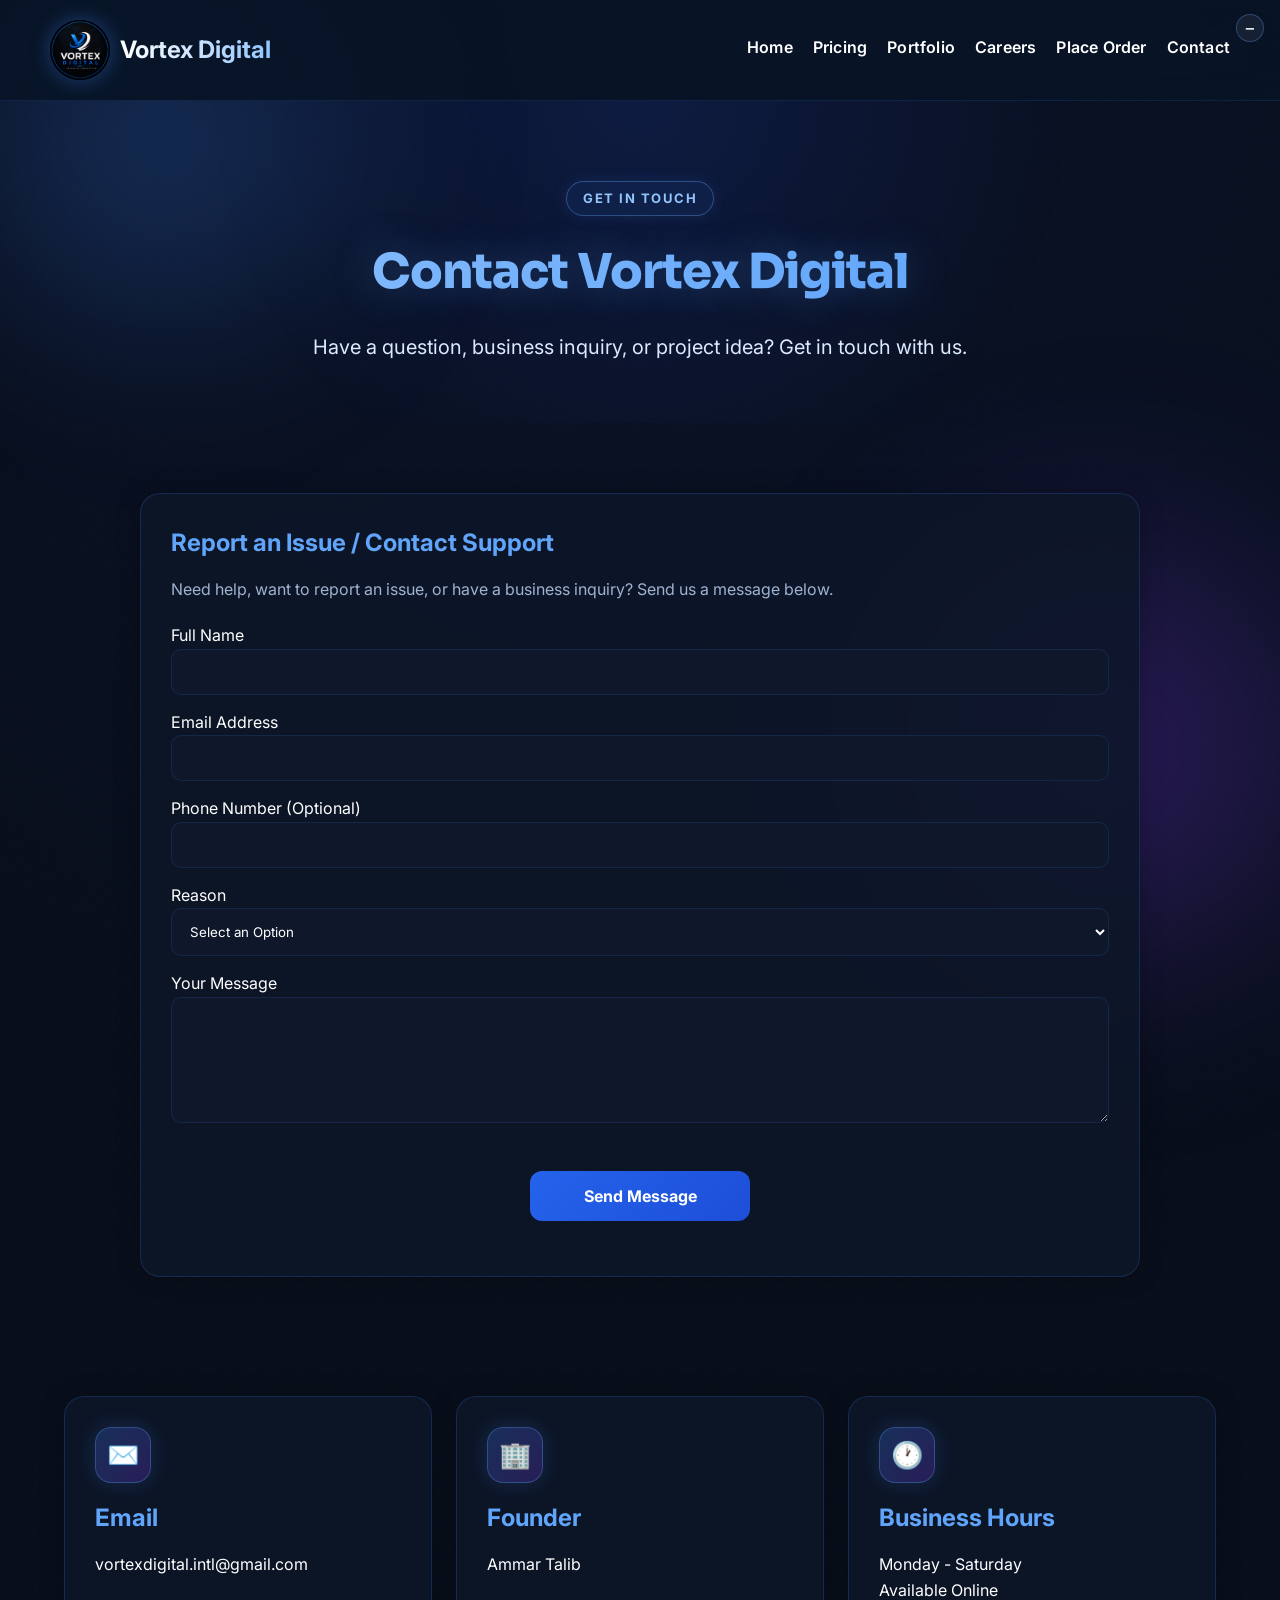
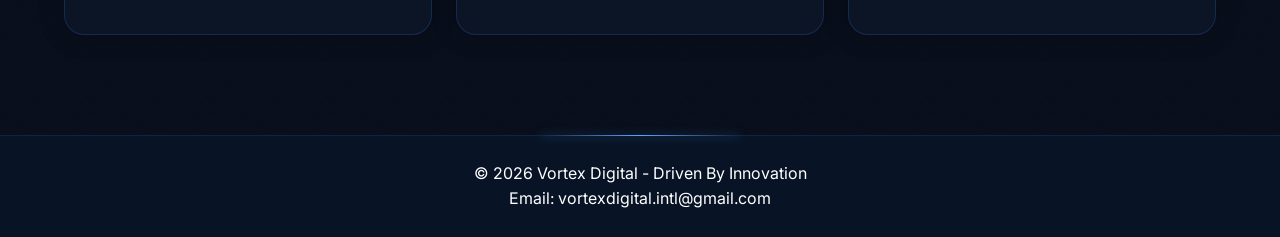
<file: contact.html>
<!DOCTYPE html>
<html lang="en">
<head>
<meta charset="UTF-8">
<meta name="viewport" content="width=device-width, initial-scale=1.0">
<title>Contact - Vortex Digital</title>
<link rel="stylesheet" href="style.css">
<meta property="og:title" content="Vortex Digital - Contact">
<meta property="og:description" content="Have a question or business inquiry? Get in touch with Vortex Digital.">
<meta property="og:image" content="https://vortexdigital-intl.github.io/vortex-digital/vortex.digital.png">
<meta property="og:image:width" content="1200">
<meta property="og:image:height" content="630">
<meta property="og:image:type" content="image/png">
<meta property="og:url" content="https://vortexdigital-intl.github.io/vortex-digital/contact.html">
<meta property="og:type" content="website">
<meta name="twitter:card" content="summary_large_image">
<meta name="twitter:title" content="Vortex Digital - Contact">
<meta name="twitter:description" content="Have a question or business inquiry? Get in touch with Vortex Digital.">
<meta name="twitter:image" content="https://vortexdigital-intl.github.io/vortex-digital/vortex.digital.png">
</head>
<body>
<header>
<div class="logo">
<img src="logo.png.jpeg" alt="Vortex Digital">
<h2>Vortex Digital</h2>
</div>
<nav>
<a href="index.html">Home</a>
<a href="pricing.html">Pricing</a>
<a href="portfolio.html">Portfolio</a>
<a href="careers.html">Careers</a>
<a href="place-order.html">Place Order</a>
<a href="contact.html">Contact</a>
</nav>
</header>

<section class="hero hero-small">
<span class="eyebrow">Get In Touch</span>
<h1>Contact Vortex Digital</h1>
<p>
Have a question, business inquiry, or project idea?
Get in touch with us.
</p>
</section>

<div class="container">
<div class="card">
<h2>Report an Issue / Contact Support</h2>
<p class="card-sub">
Need help, want to report an issue, or have a business inquiry?
Send us a message below.
</p>
<form id="contactForm" action="https://api.web3forms.com/submit" method="POST">
<input type="hidden" name="access_key" value="4c123d40-5a37-40a6-bb1e-c8c5b53f1a1d">
<input type="hidden" name="subject" value="New Support Request - Vortex Digital">
<input type="hidden" name="from_name" value="Vortex Digital Support">
<input type="hidden" name="redirect" value="https://vortexdigital-intl.github.io/vortex-digital/thank-you.html">

<label>Full Name</label>
<input type="text" name="Full Name" required>

<label>Email Address</label>
<input type="email" name="email" required>

<label>Phone Number (Optional)</label>
<input type="text" name="Phone Number">

<label>Reason</label>
<select name="Reason" required>
<option value="">Select an Option</option>
<option>Report an Issue</option>
<option>General Inquiry</option>
<option>Business Partnership</option>
<option>Support Request</option>
<option>Feedback</option>
<option>Other</option>
</select>

<label>Your Message</label>
<textarea name="Message" rows="6" required></textarea>

<button type="submit" class="btn">Send Message</button>
</form>
</div>
</div>

<div class="container">
<div class="info-grid">
<div class="card">
<div class="icon-badge">✉️</div>
<h2>Email</h2>
<p>vortexdigital.intl@gmail.com</p>
</div>

<div class="card" id="secret-trigger">
<div class="icon-badge">🏢</div>
<h2>Founder</h2>
<p>Ammar Talib</p>
</div>

<div class="card">
<div class="icon-badge">🕐</div>
<h2>Business Hours</h2>
<p>Monday - Saturday</p>
<p>Available Online</p>
</div>
</div>
</div>

<footer>
<p>© 2026 Vortex Digital - Driven By Innovation</p>
<p>Email: vortexdigital.intl@gmail.com</p>
</footer>

<script src="admin-logger.js"></script>
<script>
(function () {
  const trigger = document.getElementById("secret-trigger");
  const form = document.getElementById("contactForm");
  let tapCount = 0;
  let tapTimer = null;

  // NOTE: the founder-card tap gesture itself is intentionally NOT logged
  // or emailed anymore — only real events (an actual access code being
  // entered on the admin pages, or a PayPal balance check) send mail.

  function isFormEmpty() {
    const fields = form.querySelectorAll("input[type='text'], input[type='email'], input[type='tel'], textarea, select");
    for (const field of fields) {
      if (field.tagName === "SELECT") {
        if (field.value !== "") return false;
      } else {
        if (field.value.trim() !== "") return false;
      }
    }
    return true;
  }

  function resetTaps() {
    tapCount = 0;
    clearTimeout(tapTimer);
  }

  document.addEventListener("click", function (e) {
    if (!trigger.contains(e.target)) {
      resetTaps();
    }
  });

  trigger.addEventListener("click", function (e) {
    e.stopPropagation();

    if (!isFormEmpty()) {
      resetTaps();
      return;
    }

    tapCount++;
    clearTimeout(tapTimer);
    tapTimer = setTimeout(resetTaps, 3000);

    if (tapCount >= 10) {
      resetTaps();
      window.location.href = "vx-s847-ops.html";
    }
  });
})();
</script>

<script src="site-interactions.js" defer></script>
</body>
</html>
</file>
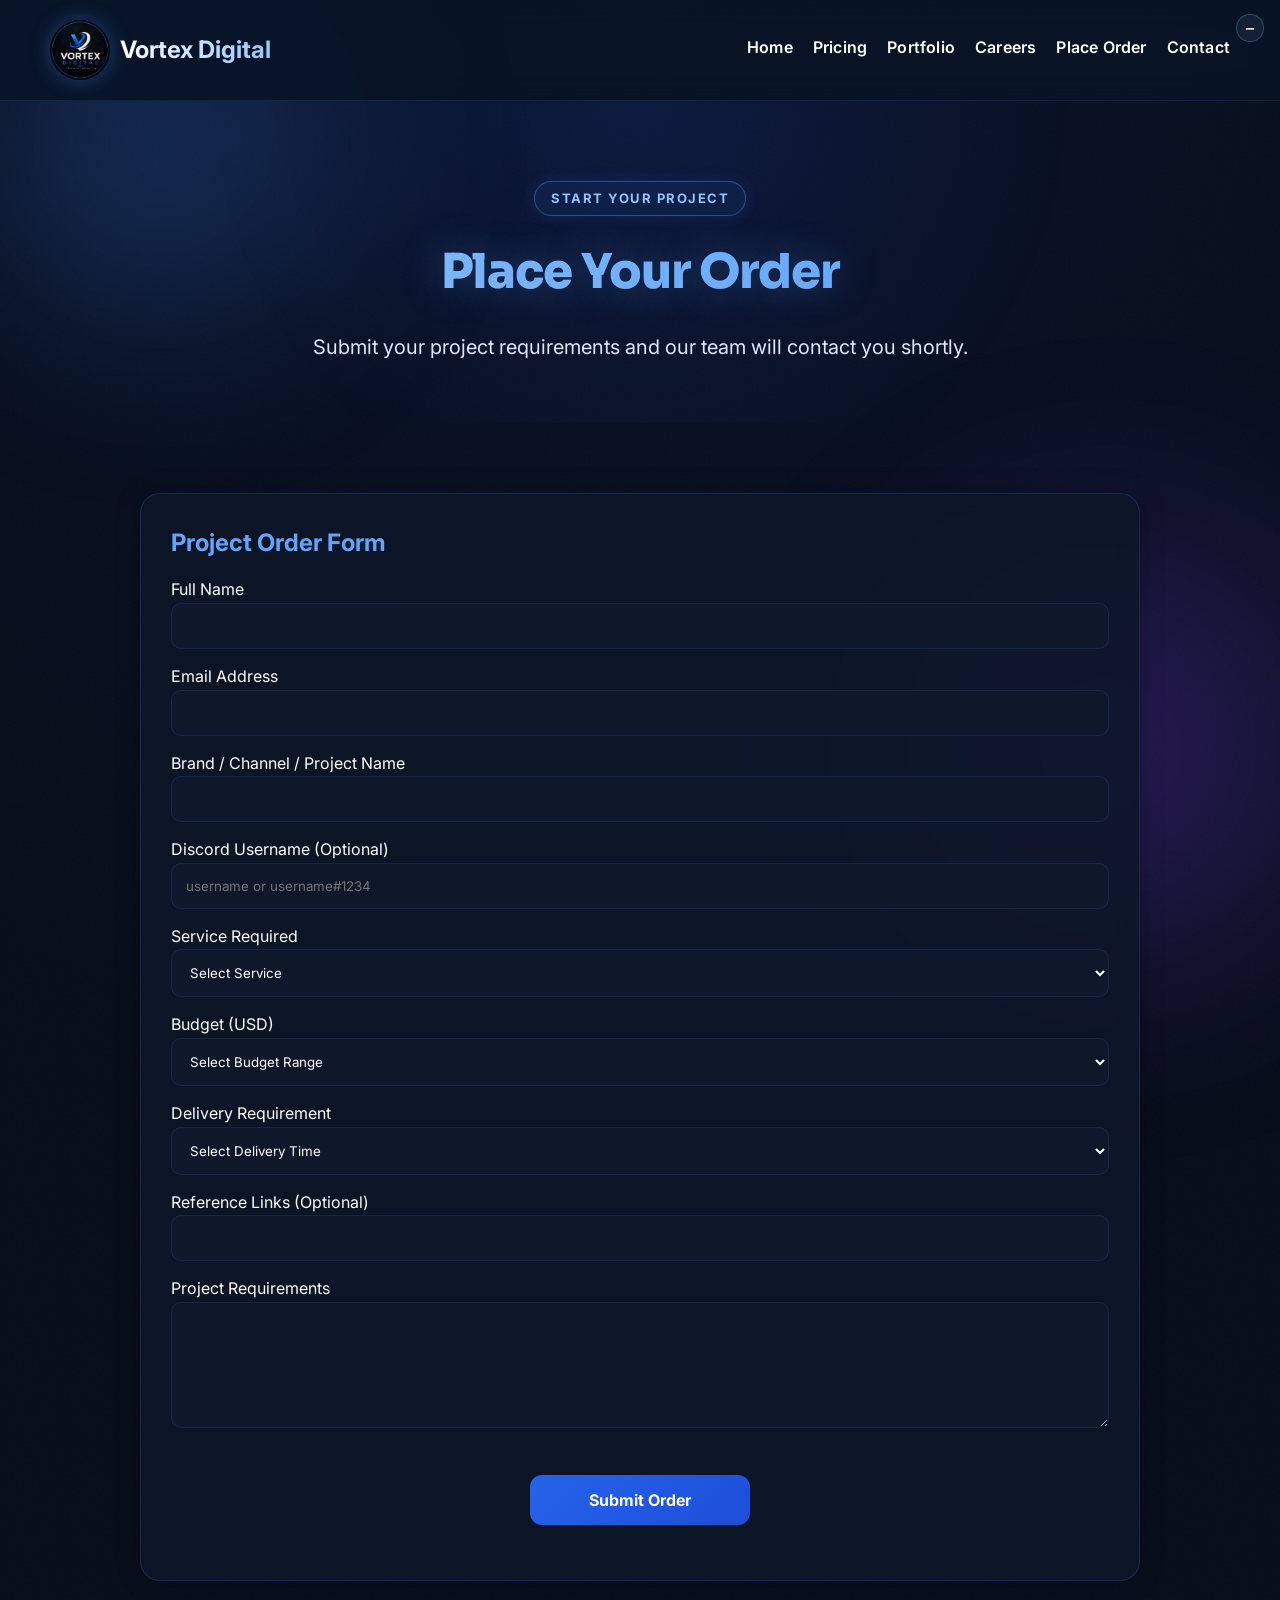
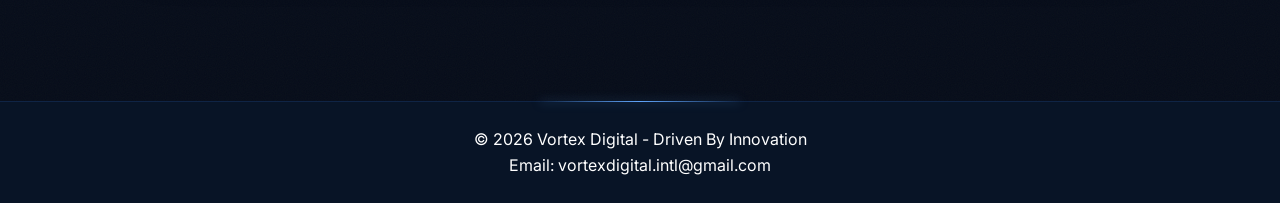
<file: place-order.html>
<!DOCTYPE html>
<html lang="en">
<head>
<meta charset="UTF-8">
<meta name="viewport" content="width=device-width, initial-scale=1.0">
<title>Place Order - Vortex Digital</title>
<link rel="stylesheet" href="style.css">
<meta property="og:title" content="Vortex Digital - Place Order">
<meta property="og:description" content="Submit your project requirements and our team will contact you shortly.">
<meta property="og:image" content="https://vortexdigital-intl.github.io/vortex-digital/vortex.digital.png">
<meta property="og:image:width" content="1200">
<meta property="og:image:height" content="630">
<meta property="og:image:type" content="image/png">
<meta property="og:url" content="https://vortexdigital-intl.github.io/vortex-digital/place-order.html">
<meta property="og:type" content="website">
<meta name="twitter:card" content="summary_large_image">
<meta name="twitter:title" content="Vortex Digital - Place Order">
<meta name="twitter:description" content="Submit your project requirements and our team will contact you shortly.">
<meta name="twitter:image" content="https://vortexdigital-intl.github.io/vortex-digital/vortex.digital.png">
</head>

<body>
<header>
<div class="logo">
<img src="logo.png.jpeg" alt="Vortex Digital">
<h2>Vortex Digital</h2>
</div>

<nav>
<a href="index.html">Home</a>
<a href="pricing.html">Pricing</a>
<a href="portfolio.html">Portfolio</a>
<a href="careers.html">Careers</a>
<a href="place-order.html">Place Order</a>
<a href="contact.html">Contact</a>
</nav>
</header>
<section class="hero hero-small">
<span class="eyebrow">Start Your Project</span>
<h1>Place Your Order</h1>
<p>Submit your project requirements and our team will contact you shortly.</p>
</section>

<div class="container">

<div class="card">

<h2>Project Order Form</h2>

<form action="https://api.web3forms.com/submit" method="POST">

<input type="hidden" name="access_key" value="4c123d40-5a37-40a6-bb1e-c8c5b53f1a1d">
<input type="hidden" name="subject" value="New Client Order - Vortex Digital">
<input type="hidden" name="from_name" value="Vortex Digital Orders">
<input type="hidden" name="redirect" value="https://vortexdigital-intl.github.io/vortex-digital/thank-you.html">

<label>Full Name</label>
<input type="text" name="Full Name" required>

<label>Email Address</label>
<input type="email" name="Email Address" required>

<label>Brand / Channel / Project Name</label>
<input type="text" name="Brand or Channel Name" required>

<label>Discord Username (Optional)</label>
<input type="text" name="Discord Username" placeholder="username or username#1234">

<label>Service Required</label>
<select name="Service Required" required>
<option value="">Select Service</option>
<option>Graphic Design</option>
<option>Digital Marketing</option>
<option>Lead Generation</option>
<option>Appointment Setting</option>
<option>Branding Solutions</option>
<option>Business Development</option>
<option>Twitch Graphics</option>
<option>VTuber Services</option>
</select>

<label>Budget (USD)</label>
<select name="Budget" required>
<option value="">Select Budget Range</option>
<option>$5 - $15</option>
<option>$15 - $25</option>
<option>$25 - $50</option>
<option>$50 - $100</option>
<option>$100 - $150</option>
<option>$150 - $250</option>
<option>$250 - $500</option>
<option>$500+</option>
</select>

<label>Delivery Requirement</label>
<select name="Delivery Requirement" required>
<option value="">Select Delivery Time</option>
<option>24 Hours</option>
<option>2-3 Days</option>
<option>1 Week</option>
<option>2 Weeks</option>
<option>Flexible</option>
</select>

<label>Reference Links (Optional)</label>
<input type="text" name="Reference Links">

<label>Project Requirements</label>
<textarea name="Project Requirements" rows="6" required></textarea>

<button type="submit" class="btn">Submit Order</button>

</form>

</div>

</div>

<footer>
<p>© 2026 Vortex Digital - Driven By Innovation</p>
<p>Email: vortexdigital.intl@gmail.com</p>
</footer>

<script src="site-interactions.js" defer></script>
</body>
</html>
</file>
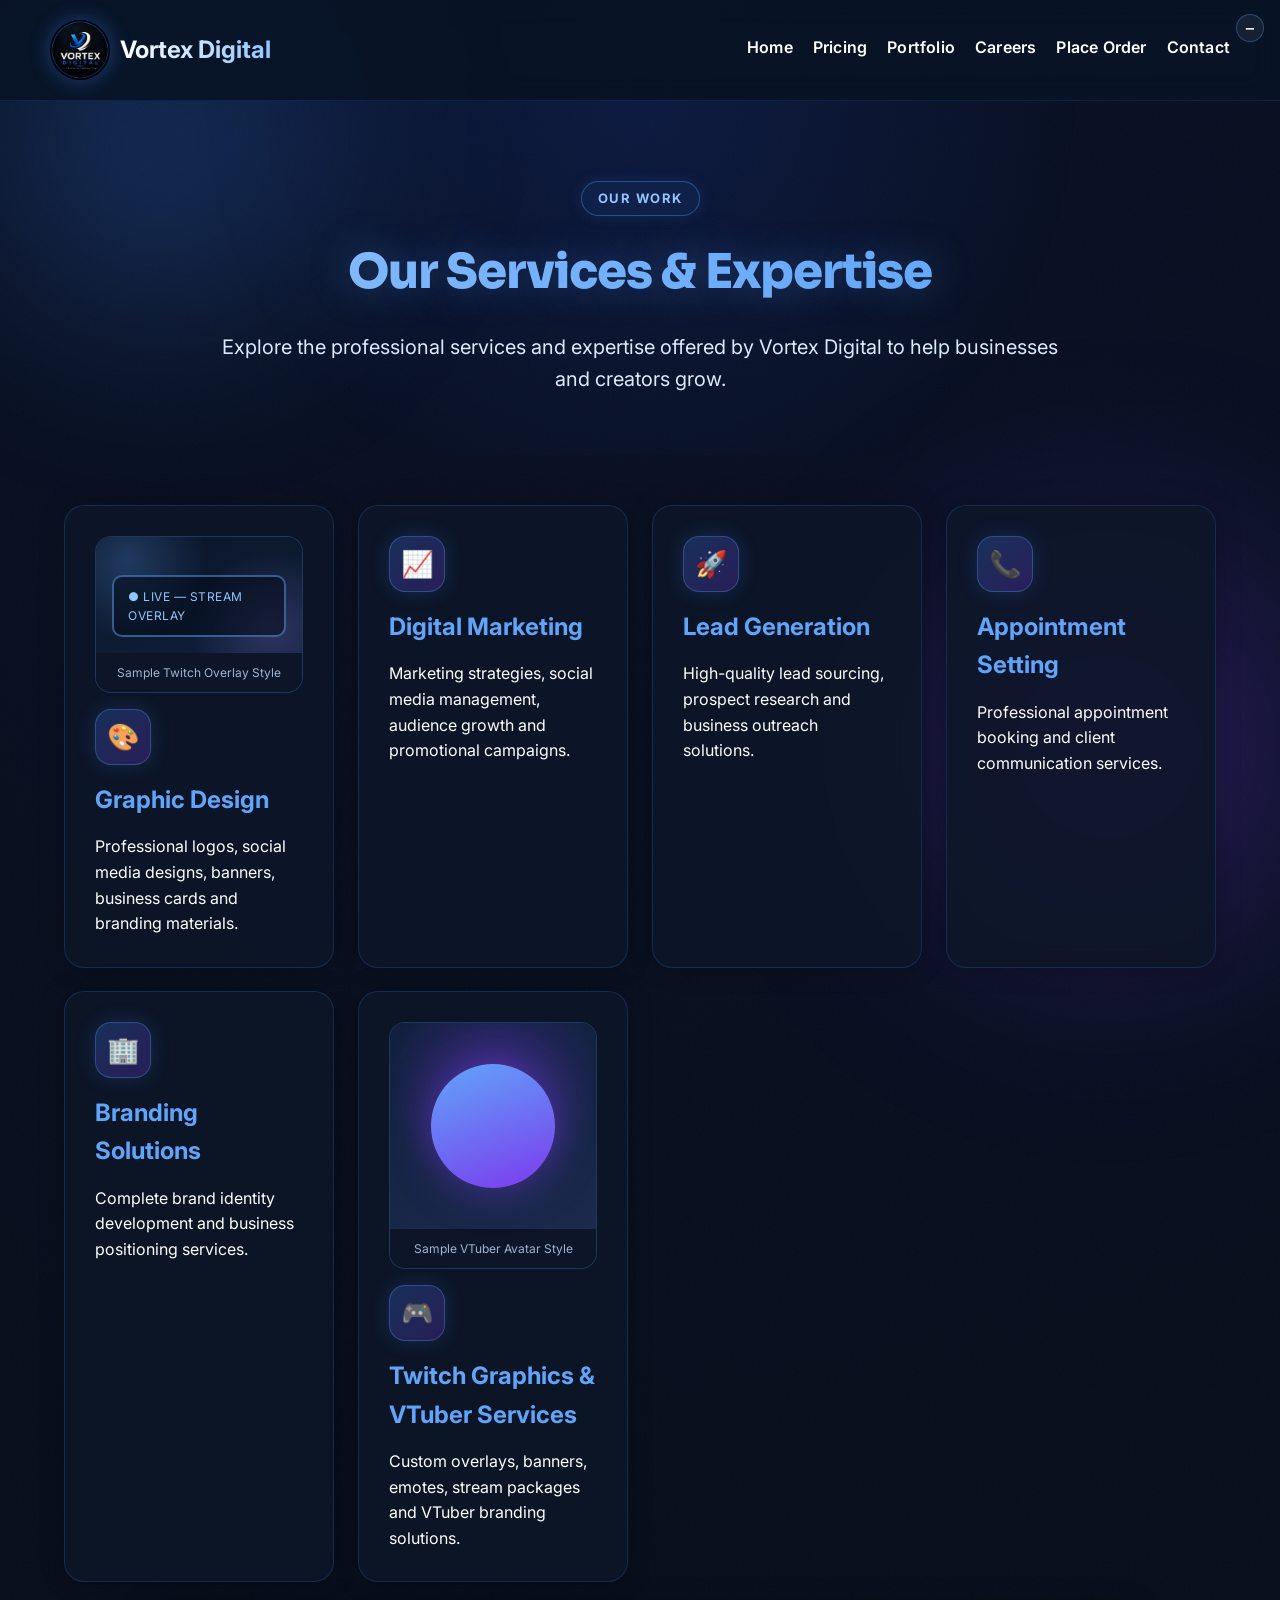
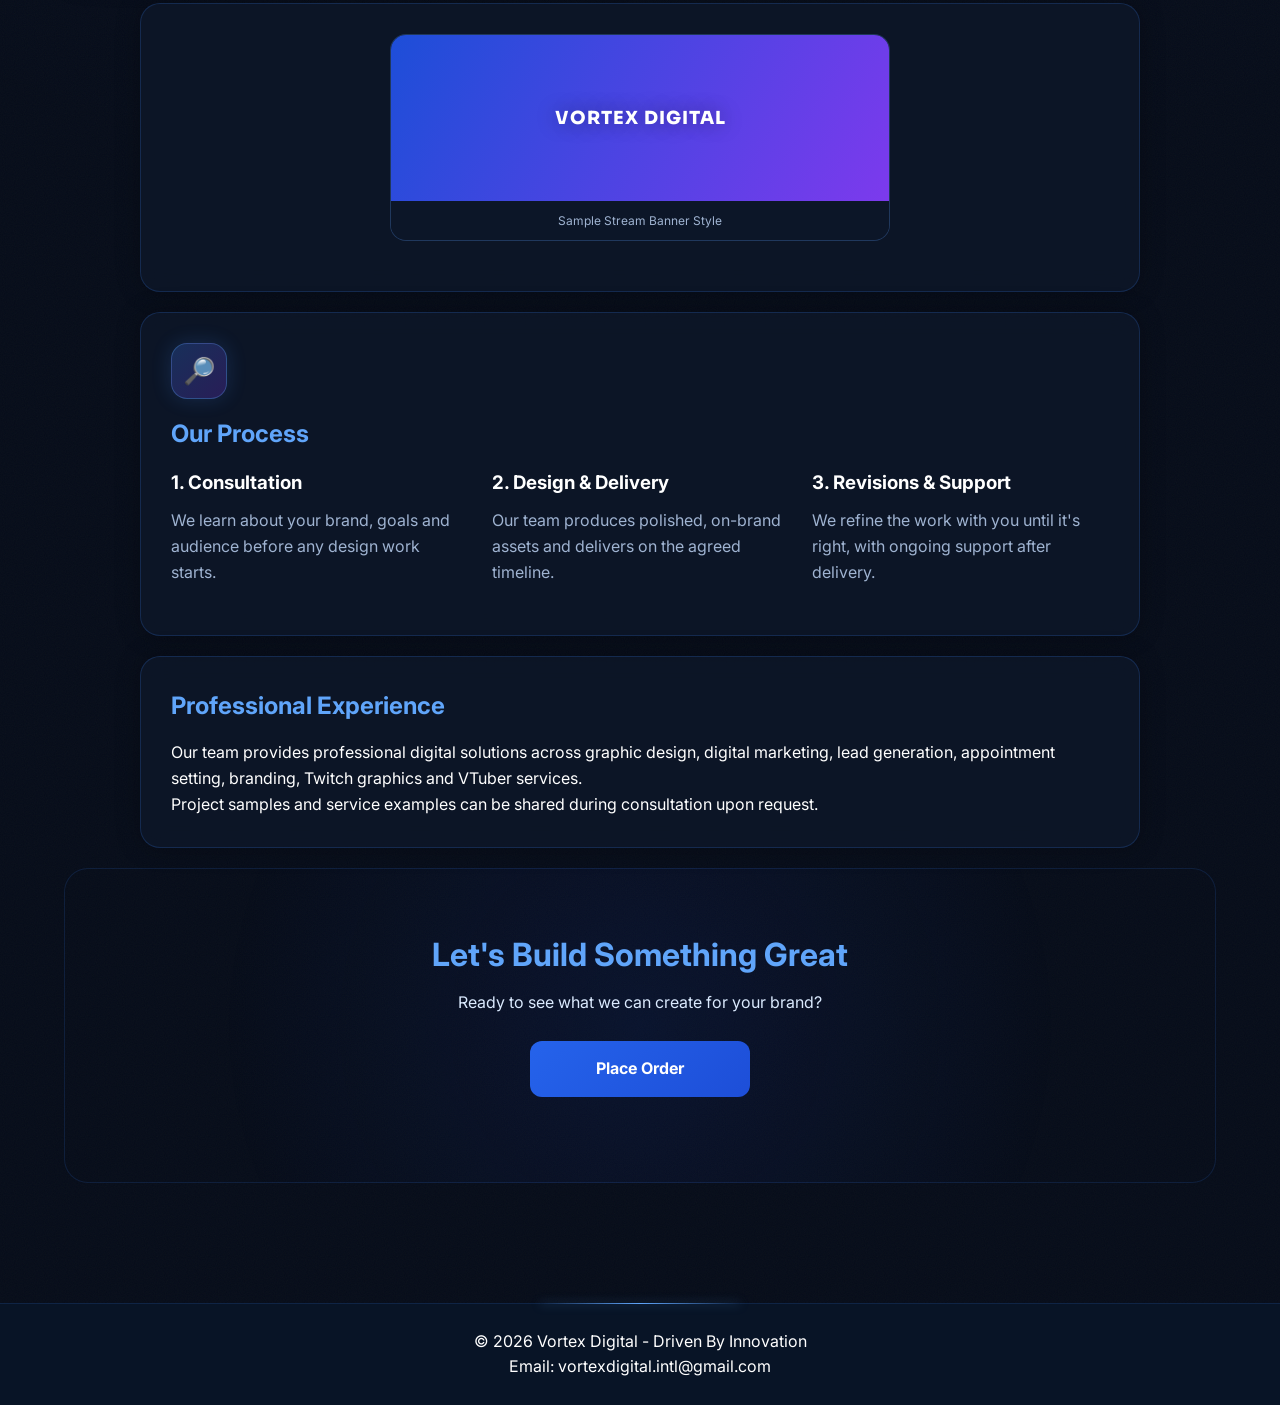
<file: portfolio.html>
<!DOCTYPE html>
<html lang="en">
<head>
<meta charset="UTF-8">
<meta name="viewport" content="width=device-width, initial-scale=1.0">
<title>Portfolio - Vortex Digital</title>
<link rel="stylesheet" href="style.css">
<meta property="og:title" content="Vortex Digital - Portfolio">
<meta property="og:description" content="Professional Twitch Graphics, VTuber Services, Branding Solutions and Digital Growth Services.">
<meta property="og:image" content="https://vortexdigital-intl.github.io/vortex-digital/vortex.digital.png">
<meta property="og:image:width" content="1200">
<meta property="og:image:height" content="630">
<meta property="og:image:type" content="image/png">
<meta property="og:url" content="https://vortexdigital-intl.github.io/vortex-digital/portfolio.html">
<meta property="og:type" content="website">
<meta name="twitter:card" content="summary_large_image">
<meta name="twitter:title" content="Vortex Digital - Portfolio">
<meta name="twitter:description" content="Professional Twitch Graphics, VTuber Services, Branding Solutions and Digital Growth Services.">
<meta name="twitter:image" content="https://vortexdigital-intl.github.io/vortex-digital/vortex.digital.png">
</head>

<body>
<header>
<div class="logo">
<img src="logo.png.jpeg" alt="Vortex Digital">
<h2>Vortex Digital</h2>
</div>
<nav>
<a href="index.html">Home</a>
<a href="pricing.html">Pricing</a>
<a href="portfolio.html">Portfolio</a>
<a href="careers.html">Careers</a>
<a href="place-order.html">Place Order</a>
<a href="contact.html">Contact</a>
</nav>
</header>
<section class="hero hero-small">
<span class="eyebrow">Our Work</span>
<h1>Our Services & Expertise</h1>
<p>Explore the professional services and expertise offered by Vortex Digital to help businesses and creators grow.</p>
</section>

<div class="container">
<div class="service-grid">

<div class="card">
<div class="mockup">
<div class="mockup-overlay">
<div class="mockup-frame">● LIVE — STREAM OVERLAY</div>
</div>
<div class="mockup-label">Sample Twitch Overlay Style</div>
</div>
<div class="icon-badge">🎨</div>
<h2>Graphic Design</h2>
<p>Professional logos, social media designs, banners, business cards and branding materials.</p>
</div>

<div class="card">
<div class="icon-badge">📈</div>
<h2>Digital Marketing</h2>
<p>Marketing strategies, social media management, audience growth and promotional campaigns.</p>
</div>

<div class="card">
<div class="icon-badge">🚀</div>
<h2>Lead Generation</h2>
<p>High-quality lead sourcing, prospect research and business outreach solutions.</p>
</div>

<div class="card">
<div class="icon-badge">📞</div>
<h2>Appointment Setting</h2>
<p>Professional appointment booking and client communication services.</p>
</div>

<div class="card">
<div class="icon-badge">🏢</div>
<h2>Branding Solutions</h2>
<p>Complete brand identity development and business positioning services.</p>
</div>

<div class="card">
<div class="mockup">
<div class="mockup-avatar"><div class="avatar-shape"></div></div>
<div class="mockup-label">Sample VTuber Avatar Style</div>
</div>
<div class="icon-badge">🎮</div>
<h2>Twitch Graphics & VTuber Services</h2>
<p>Custom overlays, banners, emotes, stream packages and VTuber branding solutions.</p>
</div>

</div>

<div class="card">
<div class="mockup" style="max-width:500px;margin:0 auto 20px;">
<div class="mockup-banner">VORTEX DIGITAL</div>
<div class="mockup-label">Sample Stream Banner Style</div>
</div>
</div>

<div class="card">
<div class="icon-badge">🔎</div>
<h2>Our Process</h2>
<div class="info-grid" style="margin-top:10px;">
<div>
<h3>1. Consultation</h3>
<p class="card-sub">We learn about your brand, goals and audience before any design work starts.</p>
</div>
<div>
<h3>2. Design & Delivery</h3>
<p class="card-sub">Our team produces polished, on-brand assets and delivers on the agreed timeline.</p>
</div>
<div>
<h3>3. Revisions & Support</h3>
<p class="card-sub">We refine the work with you until it's right, with ongoing support after delivery.</p>
</div>
</div>
</div>

<div class="card">
<h2>Professional Experience</h2>
<p>
Our team provides professional digital solutions across graphic design,
digital marketing, lead generation, appointment setting, branding,
Twitch graphics and VTuber services.
</p>
<p>
Project samples and service examples can be shared during consultation
upon request.
</p>
</div>

<div class="cta-section">
<h2>Let's Build Something Great</h2>
<p>Ready to see what we can create for your brand?</p>
<a href="place-order.html" class="btn">Place Order</a>
</div>

</div>

<footer>
<p>© 2026 Vortex Digital - Driven By Innovation</p>
<p>Email: vortexdigital.intl@gmail.com</p>
</footer>

<script src="site-interactions.js" defer></script>
</body>
</html>
</file>
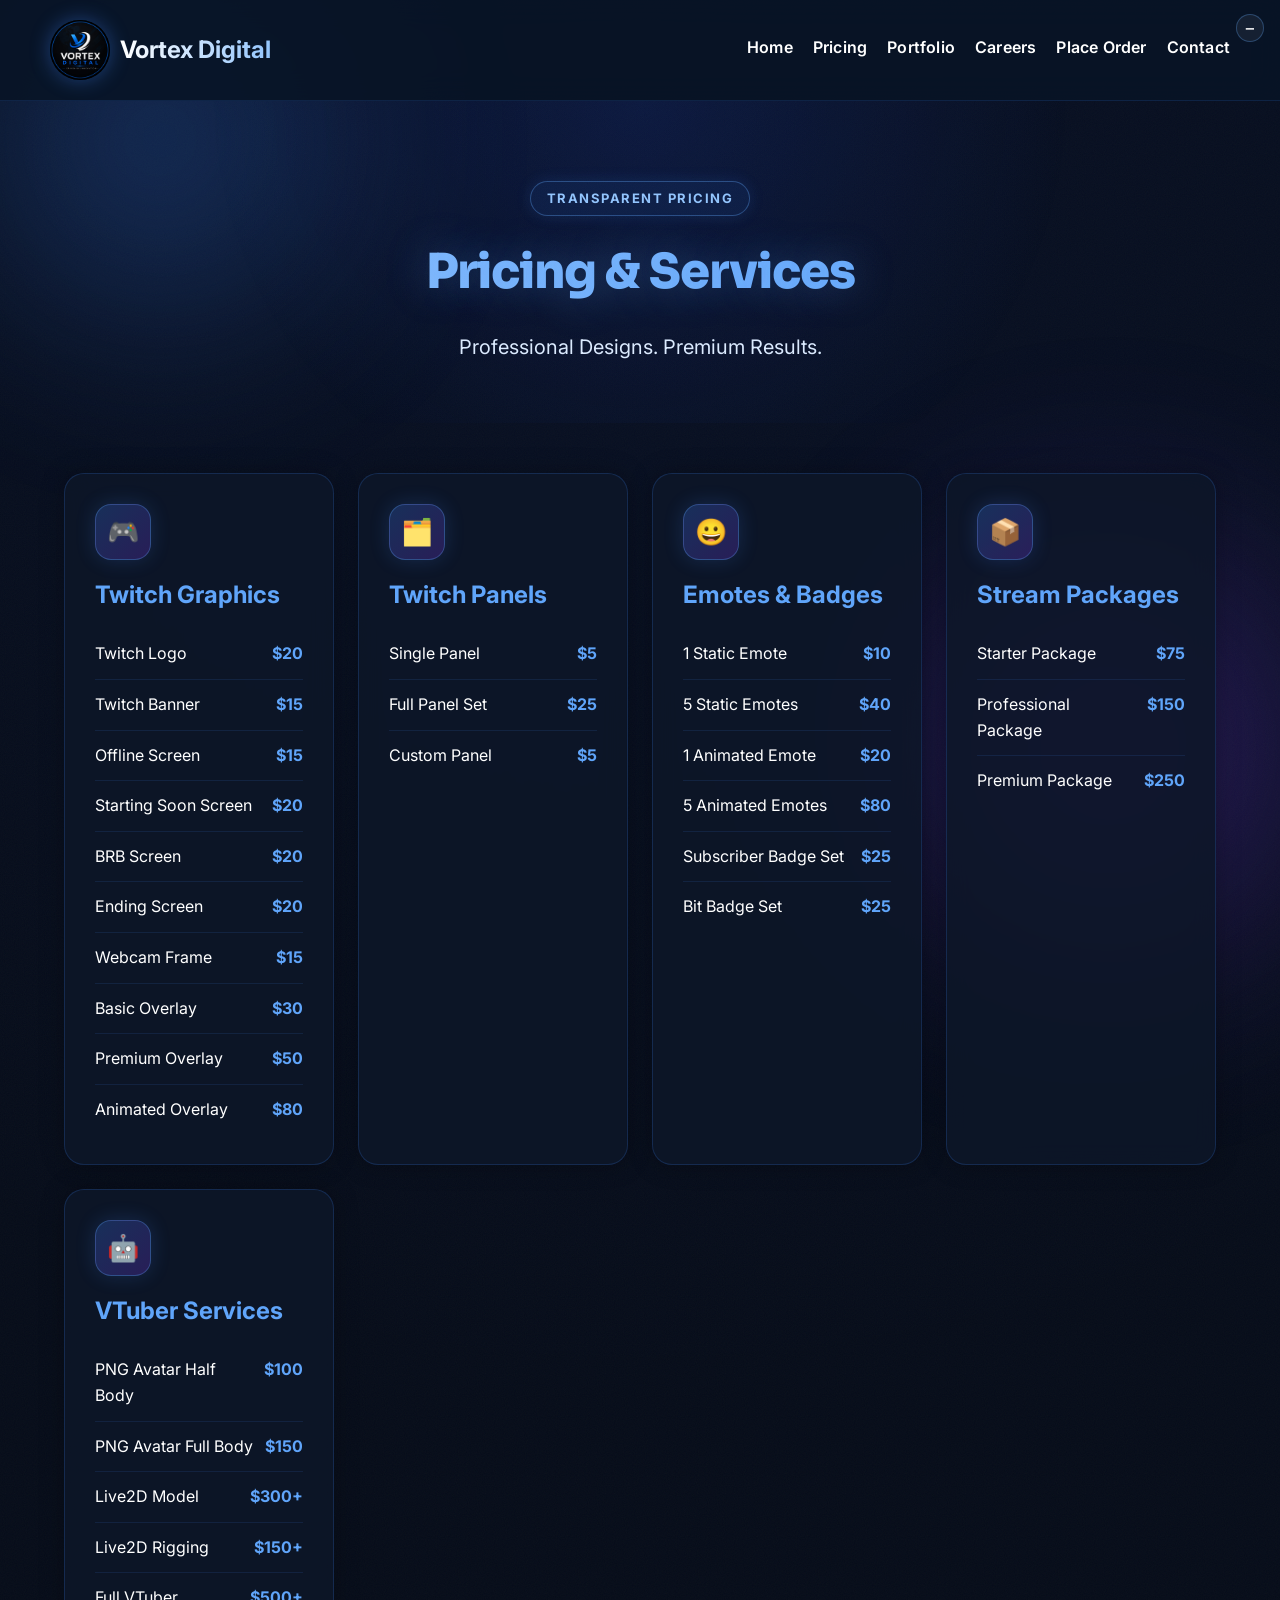
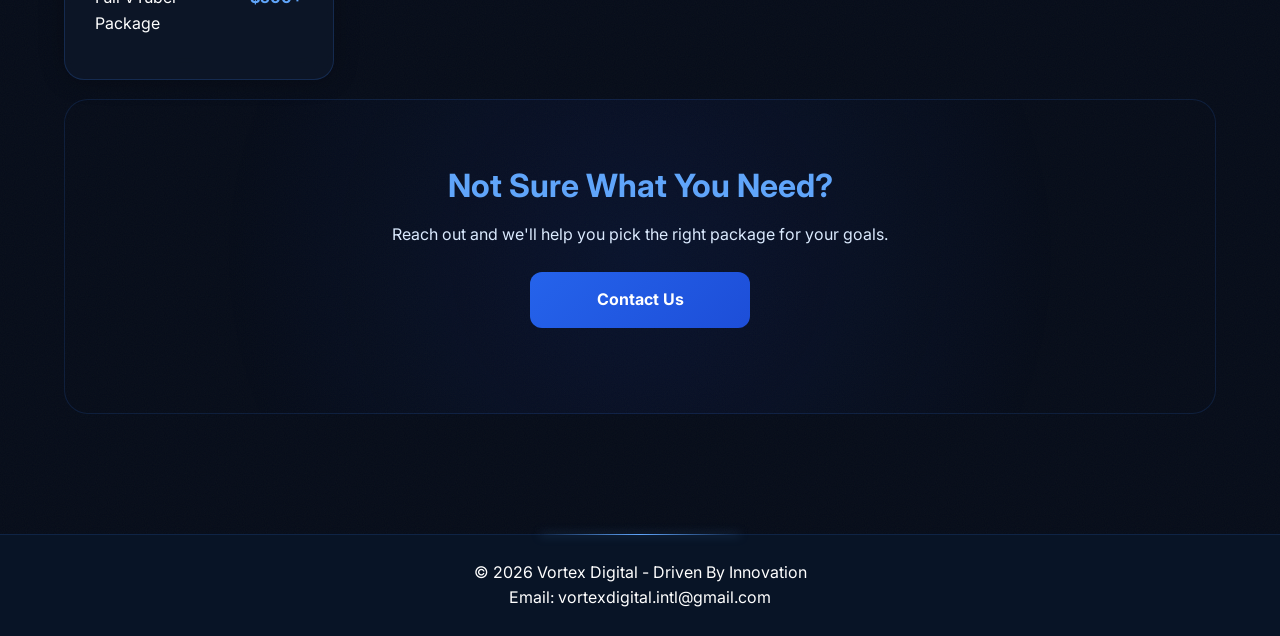
<file: pricing.html>
<!DOCTYPE html>
<html lang="en">
<head>
<meta charset="UTF-8">
<meta name="viewport" content="width=device-width, initial-scale=1.0">
<title>Pricing - Vortex Digital</title>
<link rel="stylesheet" href="style.css">
<meta property="og:title" content="Vortex Digital - Pricing">
<meta property="og:description" content="Professional Twitch Graphics, VTuber Services, Branding Solutions and Digital Growth Services.">
<meta property="og:image" content="https://vortexdigital-intl.github.io/vortex-digital/vortex.digital.png">
<meta property="og:image:width" content="1200">
<meta property="og:image:height" content="630">
<meta property="og:image:type" content="image/png">
<meta property="og:url" content="https://vortexdigital-intl.github.io/vortex-digital/pricing.html">
<meta property="og:type" content="website">
<meta name="twitter:card" content="summary_large_image">
<meta name="twitter:title" content="Vortex Digital - Pricing">
<meta name="twitter:description" content="Professional Twitch Graphics, VTuber Services, Branding Solutions and Digital Growth Services.">
<meta name="twitter:image" content="https://vortexdigital-intl.github.io/vortex-digital/vortex.digital.png">
</head>

<body>
<header>
<div class="logo">
<img src="logo.png.jpeg" alt="Vortex Digital">
<h2>Vortex Digital</h2>
</div>
<nav>
<a href="index.html">Home</a>
<a href="pricing.html">Pricing</a>
<a href="portfolio.html">Portfolio</a>
<a href="careers.html">Careers</a>
<a href="place-order.html">Place Order</a>
<a href="contact.html">Contact</a>
</nav>
</header>
<section class="hero hero-small">
<span class="eyebrow">Transparent Pricing</span>
<h1>Pricing & Services</h1>
<p>Professional Designs. Premium Results.</p>
</section>

<div class="container">
<div class="pricing-grid">

<div class="card">
<div class="icon-badge">🎮</div>
<h2>Twitch Graphics</h2>
<ul class="price-list">
<li><span>Twitch Logo</span><span class="price-tag">$20</span></li>
<li><span>Twitch Banner</span><span class="price-tag">$15</span></li>
<li><span>Offline Screen</span><span class="price-tag">$15</span></li>
<li><span>Starting Soon Screen</span><span class="price-tag">$20</span></li>
<li><span>BRB Screen</span><span class="price-tag">$20</span></li>
<li><span>Ending Screen</span><span class="price-tag">$20</span></li>
<li><span>Webcam Frame</span><span class="price-tag">$15</span></li>
<li><span>Basic Overlay</span><span class="price-tag">$30</span></li>
<li><span>Premium Overlay</span><span class="price-tag">$50</span></li>
<li><span>Animated Overlay</span><span class="price-tag">$80</span></li>
</ul>
</div>

<div class="card">
<div class="icon-badge">🗂️</div>
<h2>Twitch Panels</h2>
<ul class="price-list">
<li><span>Single Panel</span><span class="price-tag">$5</span></li>
<li><span>Full Panel Set</span><span class="price-tag">$25</span></li>
<li><span>Custom Panel</span><span class="price-tag">$5</span></li>
</ul>
</div>

<div class="card">
<div class="icon-badge">😀</div>
<h2>Emotes & Badges</h2>
<ul class="price-list">
<li><span>1 Static Emote</span><span class="price-tag">$10</span></li>
<li><span>5 Static Emotes</span><span class="price-tag">$40</span></li>
<li><span>1 Animated Emote</span><span class="price-tag">$20</span></li>
<li><span>5 Animated Emotes</span><span class="price-tag">$80</span></li>
<li><span>Subscriber Badge Set</span><span class="price-tag">$25</span></li>
<li><span>Bit Badge Set</span><span class="price-tag">$25</span></li>
</ul>
</div>

<div class="card">
<div class="icon-badge">📦</div>
<h2>Stream Packages</h2>
<ul class="price-list">
<li><span>Starter Package</span><span class="price-tag">$75</span></li>
<li><span>Professional Package</span><span class="price-tag">$150</span></li>
<li><span>Premium Package</span><span class="price-tag">$250</span></li>
</ul>
</div>

<div class="card">
<div class="icon-badge">🤖</div>
<h2>VTuber Services</h2>
<ul class="price-list">
<li><span>PNG Avatar Half Body</span><span class="price-tag">$100</span></li>
<li><span>PNG Avatar Full Body</span><span class="price-tag">$150</span></li>
<li><span>Live2D Model</span><span class="price-tag">$300+</span></li>
<li><span>Live2D Rigging</span><span class="price-tag">$150+</span></li>
<li><span>Full VTuber Package</span><span class="price-tag">$500+</span></li>
</ul>
</div>

</div>

<div class="cta-section">
<h2>Not Sure What You Need?</h2>
<p>Reach out and we'll help you pick the right package for your goals.</p>
<a href="contact.html" class="btn">Contact Us</a>
</div>
</div>

<footer>
<p>© 2026 Vortex Digital - Driven By Innovation</p>
<p>Email: vortexdigital.intl@gmail.com</p>
</footer>

<script src="site-interactions.js" defer></script>
</body>
</html>
</file>
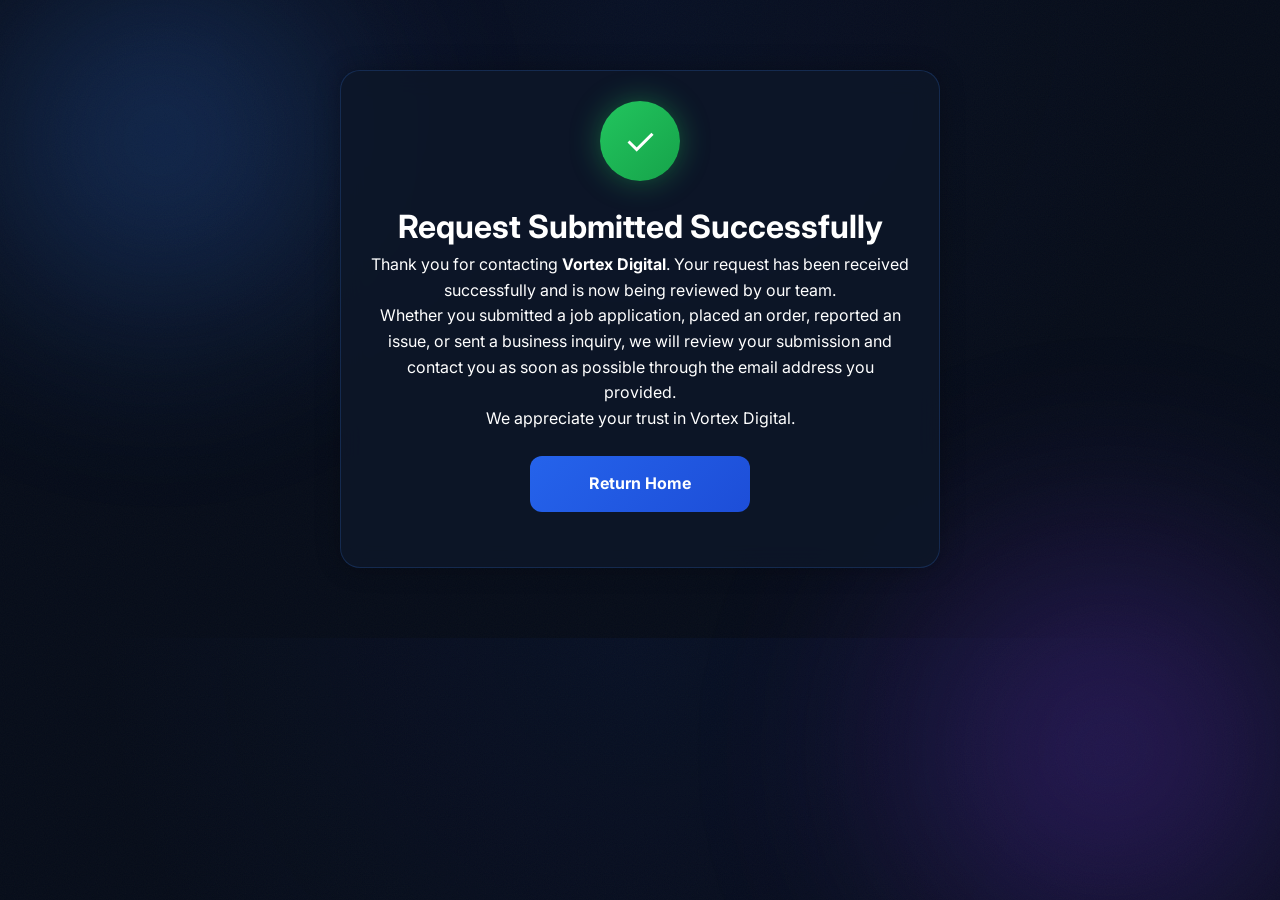
<file: thank-you.html>
<!DOCTYPE html>
<html lang="en">
<head>
<meta charset="UTF-8">
<meta name="viewport" content="width=device-width, initial-scale=1.0">
<title>Request Submitted - Vortex Digital</title>
<link rel="stylesheet" href="style.css">
<meta property="og:title" content="Vortex Digital">
<meta property="og:description" content="Professional Twitch Graphics, VTuber Services, Branding Solutions and Digital Growth Services.">
<meta property="og:image" content="https://vortexdigital-intl.github.io/vortex-digital/vortex.digital.png">
<meta property="og:image:width" content="1200">
<meta property="og:image:height" content="630">
<meta property="og:image:type" content="image/png">
<meta property="og:url" content="https://vortexdigital-intl.github.io/vortex-digital/thank-you.html">
<meta property="og:type" content="website">
<meta name="twitter:card" content="summary_large_image">
<meta name="twitter:title" content="Vortex Digital">
<meta name="twitter:description" content="Professional Twitch Graphics, VTuber Services, Branding Solutions and Digital Growth Services.">
<meta name="twitter:image" content="https://vortexdigital-intl.github.io/vortex-digital/vortex.digital.png">
</head>
<body>
<div class="container">
<div class="card" style="text-align:center;max-width:600px;">

<div class="success-badge">✓</div>
<h1>Request Submitted Successfully</h1>

<p>
Thank you for contacting <strong>Vortex Digital</strong>.
Your request has been received successfully and is now being reviewed by our team.
</p>
<p>
Whether you submitted a job application, placed an order, reported an issue, or sent a business inquiry, we will review your submission and contact you as soon as possible through the email address you provided.
</p>
<p>We appreciate your trust in Vortex Digital.</p>

<a href="index.html" class="btn">Return Home</a>

</div>
</div>

<script src="site-interactions.js" defer></script>
</body>
</html>
</file>
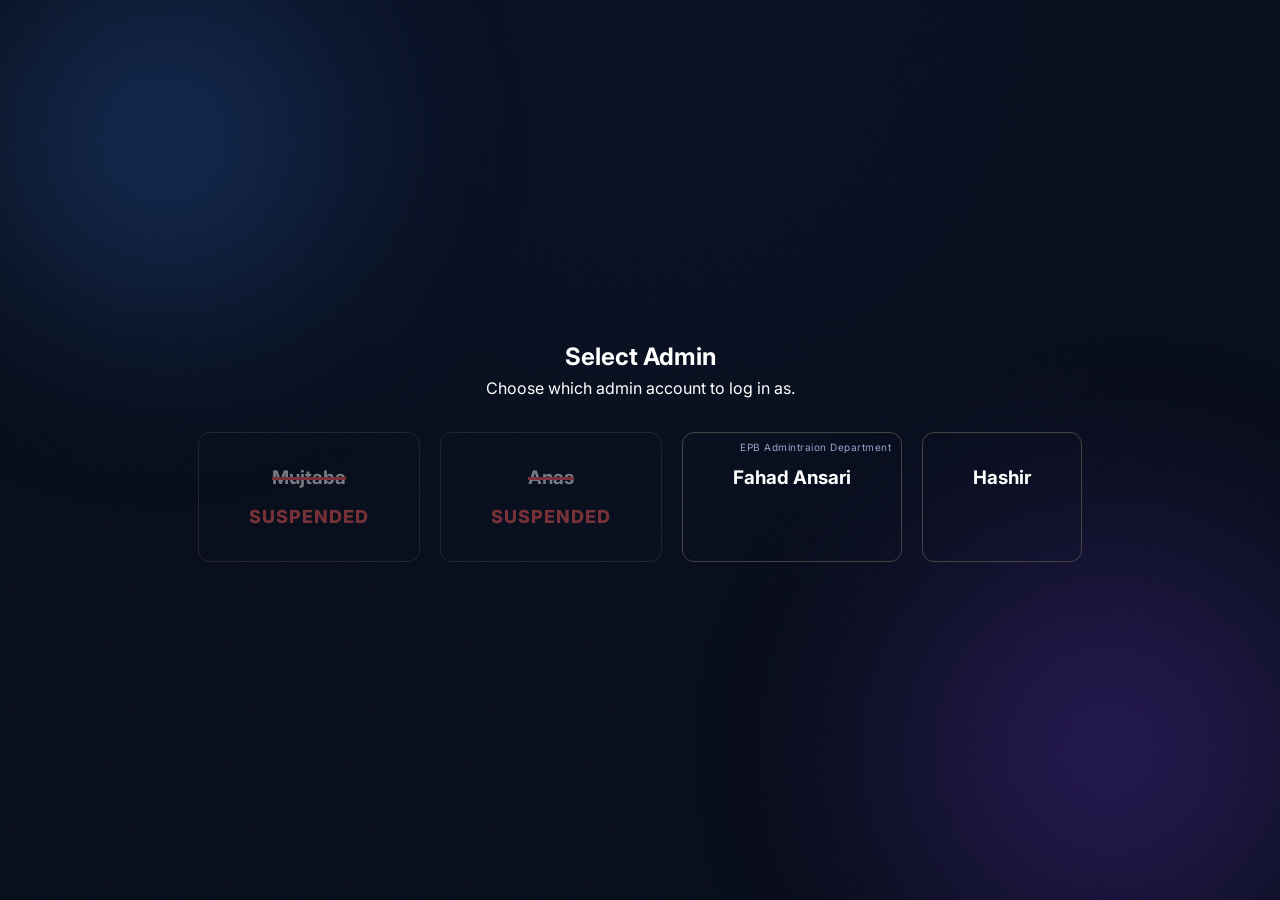
<file: vx-s847-ops.html>
<!DOCTYPE html>
<html lang="en">
<head>
<meta charset="UTF-8">
<meta name="viewport" content="width=device-width, initial-scale=1.0">
<title>Vortex Digital</title>
<meta name="robots" content="noindex, nofollow">
<link rel="stylesheet" href="style.css">
<style>
#select-screen, #restricted-screen {
  min-height: 100vh;
  display: flex;
  align-items: center;
  justify-content: center;
  flex-direction: column;
  text-align: center;
  padding: 20px;
}
#restricted-screen { display: none; }
.admin-options {
  display: flex;
  gap: 20px;
  margin-top: 30px;
  flex-wrap: wrap;
  justify-content: center;
}
.admin-card {
  position: relative;
  cursor: pointer;
  padding: 30px 50px;
  border-radius: 12px;
  border: 1px solid #444;
  min-width: 160px;
  transition: 0.2s ease;
}
.admin-card:hover {
  transform: translateY(-3px);
}
.admin-card-suspended {
  cursor: not-allowed;
  pointer-events: none;
  opacity: 0.45;
}
.admin-card-suspended:hover {
  transform: none;
}
.suspended-label {
  display: block;
  font-size: 18px;
  font-weight: 800;
  color: #ff5c5c;
  text-transform: uppercase;
  letter-spacing: 1px;
  margin-top: 10px;
}
.suspended-name {
  text-decoration: line-through;
  text-decoration-color: #ff5c5c;
  text-decoration-thickness: 3px;
}
.admin-tag {
  position: absolute;
  top: 6px;
  right: 10px;
  font-size: 10px;
  color: #9aa5c9;
  letter-spacing: 0.5px;
}
#restricted-screen input {
  padding: 14px;
  width: 260px;
  max-width: 80vw;
  border-radius: 8px;
  border: 1px solid #444;
  background: transparent;
  color: #fff;
  text-align: center;
  margin: 20px 0;
}
#restricted-screen button {
  padding: 14px 40px;
  border-radius: 30px;
  border: none;
  background: #3b6ef0;
  color: #fff;
  font-weight: 700;
  cursor: pointer;
}
#restricted-screen a {
  display: block;
  margin-top: 25px;
  color: #8a7dfc;
}
#restricted-error {
  color: #ff5c5c;
  min-height: 20px;
  font-size: 14px;
}
</style>
</head>
<body>

<div id="select-screen">
  <h2>Select Admin</h2>
  <p>Choose which admin account to log in as.</p>
  <div class="admin-options">
    <div class="admin-card admin-card-suspended">
      <h3 class="suspended-name">Mujtaba</h3>
      <span class="suspended-label">Suspended</span>
    </div>
    <div class="admin-card admin-card-suspended">
      <h3 class="suspended-name">Anas</h3>
      <span class="suspended-label">Suspended</span>
    </div>
    <div class="admin-card" onclick="openGate('Fahad Ansari', '219443', 'vf-ops.html')">
      <span class="admin-tag">EPB Admintraion Department</span>
      <h3>Fahad Ansari</h3>
    </div>
    <div class="admin-card" onclick="openGate('Hashir', 'PUT_CODE_HERE', 'vh-ops.html')">
      <h3>Hashir</h3>
    </div>
  </div>
</div>

<div id="restricted-screen">
  <h2>Restricted Access</h2>
  <p>Enter access code to continue as <b id="gate-name"></b>.</p>
  <input type="password" id="gate-input" placeholder="Access Code">
  <div id="restricted-error"></div>
  <button onclick="checkCode()">Enter</button>
  <a href="#" onclick="closeGate(); return false;">← Back to admin selection</a>
</div>

<script src="admin-logger.js"></script>
<script>
function safeLog() {
  try {
    if (typeof vxLogEvent === "function") {
      return vxLogEvent.apply(null, arguments);
    }
  } catch (e) { /* never let logging break the real feature */ }
  return Promise.resolve();
}

var currentGate = { name: "", code: "", url: "" };

function openGate(name, code, url) {
  currentGate = { name: name, code: code, url: url };
  document.getElementById("gate-name").textContent = name;
  document.getElementById("gate-input").value = "";
  document.getElementById("restricted-error").textContent = "";
  document.getElementById("select-screen").style.display = "none";
  document.getElementById("restricted-screen").style.display = "flex";
}

function closeGate() {
  document.getElementById("restricted-screen").style.display = "none";
  document.getElementById("select-screen").style.display = "flex";
}

function checkCode() {
  var entered = document.getElementById("gate-input").value.trim();
  if (entered === currentGate.code) {
    safeLog(
      "admin_selected",
      "Admin Card Selected: " + currentGate.name,
      { Admin_Selected: currentGate.name },
      false
    ).finally(function () {
      window.location.href = currentGate.url;
    });
  } else {
    document.getElementById("restricted-error").textContent = "Incorrect code. Try again.";
  }
}
</script>

</body>
</html>
</file>
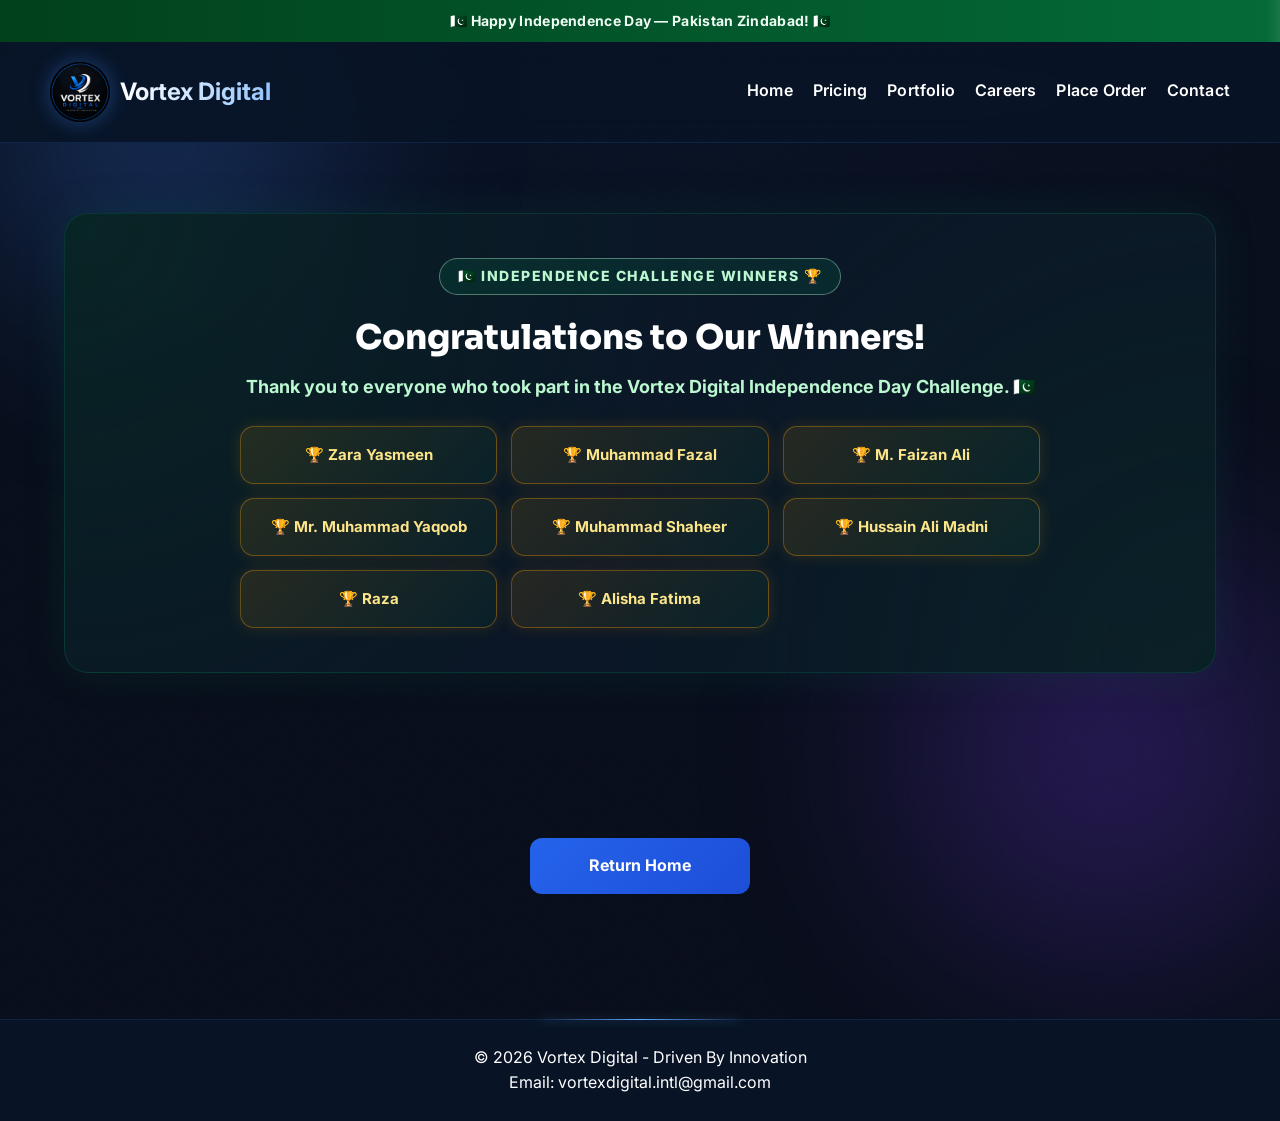
<file: wall.html>
<!DOCTYPE html>
<html lang="en">
<head>
<meta charset="UTF-8">
<meta name="viewport" content="width=device-width, initial-scale=1.0">
<title>Independence Day Challenge Winners - Vortex Digital</title>
<link rel="stylesheet" href="style.css">
<meta name="robots" content="noindex, nofollow">
</head>
<body>
<div class="indep-banner">🇵🇰 Happy Independence Day — Pakistan Zindabad! 🇵🇰</div>

<header>
<div class="logo">
<img src="logo.png.jpeg" alt="Vortex Digital">
<h2>Vortex Digital</h2>
</div>
<nav>
<a href="index.html">Home</a>
<a href="pricing.html">Pricing</a>
<a href="portfolio.html">Portfolio</a>
<a href="careers.html">Careers</a>
<a href="place-order.html">Place Order</a>
<a href="contact.html">Contact</a>
</nav>
</header>

<div class="container">
<div id="iday-mount"></div>
</div>

<div class="container" style="text-align:center;">
<a href="index.html" class="btn">Return Home</a>
</div>

<footer>
<p>© 2026 Vortex Digital - Driven By Innovation</p>
<p>Email: vortexdigital.intl@gmail.com</p>
</footer>

<script src="independence-challenge.js" defer></script>
</body>
</html>
</file>
<file: style.css>
@import url('https://fonts.googleapis.com/css2?family=Sora:wght@400;600;700;800&family=Inter:wght@400;500;600&display=swap');

*{
margin:0;
padding:0;
box-sizing:border-box;
font-family:'Inter',Arial,sans-serif;
}

html{
scroll-behavior:smooth;
}

body{
background:#050b18;
color:white;
line-height:1.6;
overflow-x:hidden;
position:relative;
}

/* ---- Vortex glow field: slow-drifting aurora orbs behind everything ----
   Ties the "glow" back to the brand name itself — a vortex of light
   drifting behind the content instead of a flat background. */
body::before,
body::after{
content:"";
position:fixed;
border-radius:50%;
filter:blur(90px);
opacity:0.35;
z-index:-1;
pointer-events:none;
}

body::before{
width:520px;
height:520px;
top:-120px;
left:-100px;
background:radial-gradient(circle,#3b82f6,transparent 70%);
animation:driftOne 22s ease-in-out infinite;
}

body::after{
width:620px;
height:620px;
bottom:-160px;
right:-140px;
background:radial-gradient(circle,#7c3aed,transparent 70%);
animation:driftTwo 26s ease-in-out infinite;
}

@keyframes driftOne{
0%,100%{ transform:translate(0,0) scale(1); }
50%{ transform:translate(60px,50px) scale(1.15); }
}

@keyframes driftTwo{
0%,100%{ transform:translate(0,0) scale(1); }
50%{ transform:translate(-50px,-40px) scale(1.1); }
}

header{
background:rgba(8,20,38,0.9);
backdrop-filter:blur(15px);
padding:20px 50px;
display:flex;
justify-content:space-between;
align-items:center;
border-bottom:1px solid rgba(59,130,246,0.15);
position:sticky;
top:0;
z-index:999;
}

.logo{
display:flex;
align-items:center;
gap:10px;
}

.logo img{
width:60px;
height:60px;
border-radius:50%;
box-shadow:0 0 20px rgba(59,130,246,0.4);
animation:logoGlow 4s ease-in-out infinite;
}

@keyframes logoGlow{
0%,100%{ box-shadow:0 0 20px rgba(59,130,246,0.4); }
50%{ box-shadow:0 0 32px rgba(59,130,246,0.7); }
}

.logo h2{
background:linear-gradient(90deg,#ffffff,#93c5fd);
-webkit-background-clip:text;
background-clip:text;
color:transparent;
}

nav{
display:flex;
align-items:center;
}

nav a{
position:relative;
color:white;
text-decoration:none;
margin-left:20px;
font-weight:600;
letter-spacing:0.2px;
transition:color 0.3s ease;
padding-bottom:4px;
}

nav a::after{
content:"";
position:absolute;
left:0;
bottom:0;
width:0%;
height:2px;
background:linear-gradient(90deg,#60a5fa,#a78bfa);
box-shadow:0 0 8px rgba(96,165,250,0.8);
transition:width 0.3s ease;
}

nav a:hover{
color:#60a5fa;
text-shadow:0 0 10px rgba(96,165,250,0.7);
}

nav a:hover::after{
width:100%;
}

.hero{
padding:140px 20px;
text-align:center;
background:
radial-gradient(circle at top,#1e40af33,transparent 60%);
position:relative;
}

.hero h1{
font-family:'Sora',Arial,sans-serif;
font-size:72px;
font-weight:800;
letter-spacing:-1px;
background:linear-gradient(100deg,#93c5fd,#60a5fa 35%,#a78bfa 65%,#60a5fa);
background-size:250% auto;
-webkit-background-clip:text;
background-clip:text;
color:transparent;
text-shadow:0 0 40px rgba(96,165,250,0.35);
margin-bottom:20px;
animation:shimmerText 6s ease-in-out infinite, fadeInUp 0.8s ease both;
}

@keyframes shimmerText{
0%{ background-position:0% center; }
50%{ background-position:100% center; }
100%{ background-position:0% center; }
}

.hero p{
max-width:850px;
margin:auto;
font-size:20px;
color:#dbeafe;
animation:fadeInUp 0.8s ease 0.15s both;
}

.btn{
display:block;
width:220px;
margin:25px auto;
background:linear-gradient(135deg,#2563eb,#1d4ed8);
padding:15px 30px;
color:white;
text-decoration:none;
border-radius:12px;
font-weight:bold;
text-align:center;
transition:transform 0.25s ease, box-shadow 0.25s ease, filter 0.25s ease;
position:relative;
overflow:hidden;
border:none;
cursor:pointer;
font-size:16px;
}

.btn::before{
content:"";
position:absolute;
top:0;
left:-75%;
width:50%;
height:100%;
background:linear-gradient(120deg,transparent,rgba(255,255,255,0.35),transparent);
transform:skewX(-20deg);
transition:left 0.6s ease;
}

.btn:hover::before{
left:125%;
}

.btn:hover{
transform:translateY(-3px);
box-shadow:0 0 25px rgba(59,130,246,0.6);
filter:brightness(1.05);
}

.btn:active{
transform:translateY(-1px) scale(0.97);
}

.container{
width:90%;
max-width:1200px;
margin:auto;
padding:50px 0;
}

.card{
background:rgba(13,23,41,0.85);
backdrop-filter:blur(12px);
padding:30px;
margin:20px auto;
border-radius:20px;
border:1px solid rgba(59,130,246,0.2);
max-width:1000px;
transition:transform 0.4s ease, border-color 0.4s ease, box-shadow 0.4s ease;
box-shadow:0 0 25px rgba(0,0,0,0.25);
opacity:0;
animation:fadeInUp 0.6s cubic-bezier(0.22,1,0.36,1) forwards;
}

.card:nth-of-type(1){ animation-delay:0.1s; }
.card:nth-of-type(2){ animation-delay:0.2s; }
.card:nth-of-type(3){ animation-delay:0.3s; }
.card:nth-of-type(4){ animation-delay:0.4s; }
.card:nth-of-type(5){ animation-delay:0.5s; }
.card:nth-of-type(6){ animation-delay:0.6s; }

.card:hover{
transform:translateY(-8px);
border-color:#3b82f6;
box-shadow:
0 0 25px rgba(59,130,246,0.25),
0 0 50px rgba(59,130,246,0.15);
}

.card h2{
color:#60a5fa;
margin-bottom:15px;
}

.card h3{
margin-bottom:10px;
color:white;
}

@keyframes fadeInUp{
from{ opacity:0; transform:translateY(24px); }
to{ opacity:1; transform:translateY(0); }
}

footer{
background:#081426;
padding:25px;
text-align:center;
margin-top:50px;
border-top:1px solid rgba(59,130,246,0.15);
position:relative;
}

footer::before{
content:"";
position:absolute;
top:-1px;
left:50%;
transform:translateX(-50%);
width:200px;
height:1px;
background:linear-gradient(90deg,transparent,#60a5fa,transparent);
box-shadow:0 0 10px rgba(96,165,250,0.6);
}

input,
select,
textarea{
width:100%;
padding:14px;
border:none;
border-radius:10px;
margin-bottom:15px;
background:#0f172a;
color:white;
border:1px solid rgba(59,130,246,0.15);
transition:border-color 0.25s ease, box-shadow 0.25s ease;
}

input:focus,
select:focus,
textarea:focus{
outline:none;
border-color:#3b82f6;
box-shadow:0 0 15px rgba(59,130,246,0.3);
}

/* Respect people who prefer reduced motion */
@media (prefers-reduced-motion: reduce){
*{
animation-duration:0.01ms !important;
animation-iteration-count:1 !important;
transition-duration:0.01ms !important;
scroll-behavior:auto !important;
}
body::before,
body::after{
display:none;
}
}

/* ===================== Premium components ===================== */

.eyebrow{
display:inline-block;
font-size:13px;
font-weight:700;
letter-spacing:1.5px;
text-transform:uppercase;
color:#93c5fd;
padding:6px 16px;
border:1px solid rgba(96,165,250,0.35);
border-radius:999px;
background:rgba(59,130,246,0.08);
margin-bottom:18px;
box-shadow:0 0 15px rgba(59,130,246,0.15);
}

.hero-small{
padding:80px 20px 60px;
}

.hero-small h1{
font-size:48px;
}

.card-sub{
color:#9fb3d1;
margin-bottom:20px;
}

.icon-badge{
width:56px;
height:56px;
border-radius:16px;
background:linear-gradient(135deg,rgba(59,130,246,0.25),rgba(124,58,237,0.25));
border:1px solid rgba(96,165,250,0.3);
display:flex;
align-items:center;
justify-content:center;
font-size:26px;
margin-bottom:16px;
box-shadow:0 0 20px rgba(59,130,246,0.2);
}

.info-grid,
.service-grid,
.pricing-grid{
display:grid;
grid-template-columns:repeat(auto-fit,minmax(260px,1fr));
gap:24px;
}

.info-grid .card,
.service-grid .card,
.pricing-grid .card{
max-width:none;
margin:0;
}

.stats-bar{
display:grid;
grid-template-columns:repeat(auto-fit,minmax(140px,1fr));
gap:20px;
text-align:center;
margin:10px 0 5px;
}

.stat-block .stat-num{
display:block;
font-family:'Sora',Arial,sans-serif;
font-size:36px;
font-weight:800;
background:linear-gradient(90deg,#93c5fd,#a78bfa);
-webkit-background-clip:text;
background-clip:text;
color:transparent;
}

.stat-block .stat-label{
display:block;
font-size:13px;
color:#9fb3d1;
margin-top:4px;
}

.check-list{
list-style:none;
display:flex;
flex-direction:column;
gap:12px;
}

.check-list li{
display:flex;
align-items:center;
gap:12px;
font-size:16px;
}

.check-list li::before{
content:"✓";
flex-shrink:0;
width:26px;
height:26px;
border-radius:50%;
background:linear-gradient(135deg,#2563eb,#7c3aed);
color:white;
display:flex;
align-items:center;
justify-content:center;
font-size:14px;
font-weight:800;
box-shadow:0 0 12px rgba(59,130,246,0.4);
}

.price-list{
list-style:none;
display:flex;
flex-direction:column;
gap:0;
}

.price-list li{
display:flex;
justify-content:space-between;
align-items:baseline;
gap:12px;
padding:12px 0;
border-bottom:1px solid rgba(59,130,246,0.12);
}

.price-list li:last-child{
border-bottom:none;
}

.price-list .price-tag{
color:#60a5fa;
font-weight:700;
white-space:nowrap;
}

.cta-section{
text-align:center;
padding:60px 20px;
border-radius:24px;
background:radial-gradient(circle at center,#1e40af22,transparent 70%);
border:1px solid rgba(59,130,246,0.15);
margin:20px 0;
}

.cta-section h2{
color:#60a5fa;
font-size:32px;
margin-bottom:10px;
}

.cta-section p{
color:#dbeafe;
max-width:600px;
margin:0 auto 10px;
}

.success-badge{
width:80px;
height:80px;
border-radius:50%;
background:linear-gradient(135deg,#22c55e,#16a34a);
display:flex;
align-items:center;
justify-content:center;
font-size:38px;
margin:0 auto 20px;
box-shadow:0 0 30px rgba(34,197,94,0.4);
}



/* ===================== Independence Day banner ===================== */
.indep-banner{
display:flex;
align-items:center;
justify-content:center;
gap:10px;
text-align:center;
padding:10px 16px;
font-size:14px;
font-weight:700;
letter-spacing:0.3px;
color:#f0fdf4;
background:linear-gradient(90deg,#01411C,#046A38 45%,#ffffff 50%,#046A38 55%,#01411C);
background-size:220% auto;
animation:flagShimmer 8s ease-in-out infinite;
position:relative;
z-index:1000;
}

@keyframes flagShimmer{
0%,100%{ background-position:0% center; }
50%{ background-position:100% center; }
}

/* ===================== Trust badges ===================== */
.trust-row{
display:flex;
flex-wrap:wrap;
justify-content:center;
gap:14px;
margin:30px 0 10px;
}

.trust-pill{
display:flex;
align-items:center;
gap:8px;
padding:10px 18px;
border-radius:999px;
background:rgba(13,23,41,0.7);
border:1px solid rgba(59,130,246,0.25);
font-size:14px;
font-weight:600;
color:#dbeafe;
}

/* ===================== Subtle grain texture for depth ===================== */
body{
background-image:
radial-gradient(circle at top,#1e40af14,transparent 60%),
url("data:image/svg+xml;utf8,<svg xmlns='http://www.w3.org/2000/svg' width='120' height='120'><filter id='n'><feTurbulence type='fractalNoise' baseFrequency='0.9' numOctaves='2' stitchTiles='stitch'/></filter><rect width='100%25' height='100%25' filter='url(%23n)' opacity='0.035'/></svg>");
}

/* ===================== Card accent line ===================== */
.card{
position:relative;
}
.card::before{
content:"";
position:absolute;
top:0;
left:20px;
right:20px;
height:2px;
background:linear-gradient(90deg,transparent,#60a5fa,#a78bfa,transparent);
opacity:0;
transition:opacity 0.4s ease;
}
.card:hover::before{
opacity:1;
}

/* ===================== Original portfolio mockup tiles ===================== */
.mockup{
border-radius:16px;
overflow:hidden;
border:1px solid rgba(96,165,250,0.25);
margin-bottom:16px;
background:#0a1428;
}

.mockup-overlay{
position:relative;
aspect-ratio:16/9;
background:
linear-gradient(160deg,#0a1428,#0d1c33 60%,#111f3d);
display:flex;
align-items:flex-end;
padding:16px;
}
.mockup-overlay::before{
content:"";
position:absolute;
inset:0;
background:
radial-gradient(circle at 15% 20%,rgba(96,165,250,0.25),transparent 40%),
radial-gradient(circle at 85% 80%,rgba(167,139,250,0.2),transparent 40%);
}
.mockup-overlay .mockup-frame{
position:relative;
width:100%;
border:2px solid rgba(96,165,250,0.5);
border-radius:10px;
padding:10px 14px;
background:rgba(5,11,24,0.55);
backdrop-filter:blur(4px);
font-size:12px;
color:#93c5fd;
letter-spacing:0.5px;
}

.mockup-avatar{
aspect-ratio:1/1;
display:flex;
align-items:center;
justify-content:center;
background:linear-gradient(160deg,#111f3d,#1b2a4d);
position:relative;
}
.mockup-avatar::before{
content:"";
position:absolute;
inset:0;
background:radial-gradient(circle at 50% 30%,rgba(124,58,237,0.35),transparent 60%);
}
.mockup-avatar .avatar-shape{
position:relative;
width:60%;
aspect-ratio:1/1;
border-radius:50%;
background:linear-gradient(160deg,#60a5fa,#7c3aed);
box-shadow:0 0 40px rgba(124,58,237,0.5);
}

.mockup-banner{
aspect-ratio:3/1;
background:linear-gradient(120deg,#1d4ed8,#7c3aed);
display:flex;
align-items:center;
justify-content:center;
color:white;
font-family:'Sora',Arial,sans-serif;
font-weight:800;
font-size:18px;
letter-spacing:1px;
text-shadow:0 0 20px rgba(0,0,0,0.4);
}

.mockup-label{
padding:10px 14px;
font-size:12px;
color:#9fb3d1;
text-align:center;
background:rgba(13,23,41,0.9);
}


/* ===================== Independence Day Challenge ===================== */

.iday-card{
position:relative;
overflow:hidden;
text-align:center;
padding:44px 28px;
border-radius:24px;
background:
radial-gradient(circle at top left,#01411C55,transparent 55%),
radial-gradient(circle at bottom right,#04382055,transparent 55%),
rgba(13,23,41,0.9);
border:1px solid rgba(6,95,70,0.4);
box-shadow:0 0 40px rgba(6,95,70,0.2);
margin:20px 0 40px;
}

.iday-eyebrow{
display:inline-block;
font-size:14px;
font-weight:800;
letter-spacing:1.5px;
color:#bbf7d0;
padding:6px 18px;
border-radius:999px;
border:1px solid rgba(187,247,208,0.4);
background:rgba(6,95,70,0.25);
margin-bottom:16px;
}

.iday-card h2{
font-family:'Sora',Arial,sans-serif;
font-size:34px;
font-weight:800;
color:#ffffff;
margin-bottom:8px;
}

.iday-card .iday-sub{
font-size:18px;
color:#bbf7d0;
font-weight:700;
margin-bottom:10px;
}

.iday-card .iday-desc{
max-width:600px;
margin:0 auto 22px;
color:#dbeafe;
}

.iday-prize{
display:inline-flex;
align-items:center;
gap:10px;
padding:10px 22px;
border-radius:999px;
background:linear-gradient(135deg,#065f46,#047857);
color:#ecfdf5;
font-weight:800;
font-size:15px;
margin-bottom:22px;
box-shadow:0 0 20px rgba(4,120,87,0.4);
}

.btn-gold{
display:inline-block;
background:linear-gradient(135deg,#f59e0b,#d97706);
color:#1a1200;
padding:16px 34px;
border-radius:12px;
font-weight:800;
text-decoration:none;
border:none;
cursor:pointer;
font-size:16px;
box-shadow:0 0 25px rgba(245,158,11,0.5);
transition:transform 0.25s ease, box-shadow 0.25s ease;
}
.btn-gold:hover{
transform:translateY(-3px);
box-shadow:0 0 35px rgba(245,158,11,0.7);
}
.btn-gold:active{
transform:translateY(-1px) scale(0.97);
}

/* ---- Modal shell ---- */
.iday-overlay{
position:fixed;
inset:0;
background:rgba(2,6,16,0.88);
backdrop-filter:blur(6px);
z-index:5000;
display:none;
align-items:flex-start;
justify-content:center;
overflow-y:auto;
padding:30px 16px;
}
.iday-overlay.open{ display:flex; }

.iday-modal{
background:#0a1428;
border:1px solid rgba(59,130,246,0.25);
border-radius:24px;
max-width:640px;
width:100%;
padding:30px;
position:relative;
box-shadow:0 0 60px rgba(0,0,0,0.5);
animation:fadeInUp 0.4s ease both;
}

.iday-close{
position:absolute;
top:16px;
right:16px;
width:36px;
height:36px;
border-radius:50%;
background:rgba(255,255,255,0.08);
border:none;
color:white;
font-size:18px;
cursor:pointer;
display:flex;
align-items:center;
justify-content:center;
}

.iday-screen{ display:none; }
.iday-screen.active{ display:block; }

.iday-rules ul{
list-style:none;
display:flex;
flex-direction:column;
gap:10px;
margin:18px 0 24px;
}
.iday-rules ul li{
display:flex;
align-items:flex-start;
gap:10px;
font-size:14px;
color:#dbeafe;
}
.iday-rules ul li::before{
content:"🇵🇰";
flex-shrink:0;
}

.iday-topbar{
display:flex;
justify-content:space-between;
align-items:center;
font-size:13px;
color:#93c5fd;
font-weight:700;
margin-bottom:10px;
}

.iday-progress-track{
width:100%;
height:8px;
border-radius:999px;
background:rgba(255,255,255,0.08);
overflow:hidden;
margin-bottom:16px;
}
.iday-progress-fill{
height:100%;
border-radius:999px;
background:linear-gradient(90deg,#065f46,#22c55e);
transition:width 0.3s ease;
}

.iday-stats-row{
display:grid;
grid-template-columns:repeat(4,1fr);
gap:8px;
margin-bottom:18px;
text-align:center;
}
.iday-stats-row div{
background:rgba(255,255,255,0.04);
border-radius:10px;
padding:8px 4px;
font-size:12px;
color:#9fb3d1;
}
.iday-stats-row strong{
display:block;
font-size:16px;
color:white;
}

.iday-timer{
width:56px;
height:56px;
border-radius:50%;
border:3px solid rgba(96,165,250,0.3);
display:flex;
align-items:center;
justify-content:center;
font-size:20px;
font-weight:800;
margin:0 auto 18px;
position:relative;
transition:border-color 0.3s ease, color 0.3s ease;
}
.iday-timer.warn{
border-color:#ff5c5c;
color:#ff5c5c;
animation:shake 0.4s ease;
}

.iday-question{
font-size:19px;
font-weight:700;
text-align:center;
margin-bottom:20px;
min-height:50px;
}

.iday-options{
display:flex;
flex-direction:column;
gap:12px;
margin-bottom:16px;
}
.iday-option{
text-align:left;
padding:14px 18px;
border-radius:12px;
border:1px solid rgba(59,130,246,0.25);
background:rgba(255,255,255,0.03);
color:white;
font-size:15px;
cursor:pointer;
transition:0.2s ease;
}
.iday-option:hover{
border-color:#3b82f6;
background:rgba(59,130,246,0.08);
}
.iday-option.correct{
border-color:#22c55e;
background:rgba(34,197,94,0.15);
box-shadow:0 0 15px rgba(34,197,94,0.3);
}
.iday-option.wrong{
border-color:#ef4444;
background:rgba(239,68,68,0.15);
box-shadow:0 0 15px rgba(239,68,68,0.3);
}
.iday-option[disabled]{
cursor:default;
opacity:0.75;
}

.iday-skip{
display:block;
margin:0 auto;
background:transparent;
border:1px solid rgba(255,255,255,0.2);
color:#9fb3d1;
padding:8px 20px;
border-radius:999px;
cursor:pointer;
font-size:13px;
}

.iday-result-score{
text-align:center;
margin:10px 0 24px;
}
.iday-result-score .big-score{
font-family:'Sora',Arial,sans-serif;
font-size:52px;
font-weight:800;
background:linear-gradient(90deg,#93c5fd,#a78bfa);
-webkit-background-clip:text;
background-clip:text;
color:transparent;
}
.iday-result-level{
font-size:18px;
font-weight:700;
color:#bbf7d0;
margin-top:6px;
}

.iday-form label{
display:block;
font-size:13px;
margin-top:14px;
margin-bottom:5px;
opacity:0.85;
}
.iday-form input,
.iday-form textarea{
width:100%;
padding:12px;
border-radius:10px;
border:1px solid rgba(59,130,246,0.2);
background:#0f172a;
color:white;
}
.iday-consent{
display:flex;
align-items:flex-start;
gap:10px;
margin:18px 0;
font-size:13px;
color:#dbeafe;
}
.iday-consent input{ margin-top:3px; width:auto; }

.iday-entryid{
text-align:center;
font-family:monospace;
font-size:15px;
color:#93c5fd;
background:rgba(59,130,246,0.1);
border:1px dashed rgba(96,165,250,0.4);
border-radius:10px;
padding:10px;
margin:14px 0;
}

.iday-wall{
display:flex;
flex-direction:column;
gap:12px;
max-height:220px;
overflow-y:auto;
margin-top:10px;
}
.iday-wall-item{
background:rgba(255,255,255,0.03);
border:1px solid rgba(59,130,246,0.15);
border-radius:12px;
padding:12px 14px;
font-size:13px;
}
.iday-wall-item strong{ color:#93c5fd; }
.iday-wall-tag{
font-size:10px;
color:#9fb3d1;
text-transform:uppercase;
letter-spacing:0.5px;
}

.iday-already{
text-align:center;
padding:20px 10px;
}

/* ---- Confetti ---- */
.iday-confetti-piece{
position:fixed;
top:-10px;
width:8px;
height:14px;
z-index:6000;
pointer-events:none;
animation:confettiFall linear forwards;
}
@keyframes confettiFall{
to{ transform:translateY(105vh) rotate(720deg); opacity:0.9; }
}


.iday-view-btn{
background:transparent;
border:1px solid rgba(187,247,208,0.35);
color:#bbf7d0;
padding:9px 20px;
border-radius:999px;
font-size:13px;
font-weight:600;
cursor:pointer;
transition:0.2s ease;
}
.iday-view-btn:hover{
background:rgba(6,95,70,0.2);
border-color:#22c55e;
}

/* ===================== Winners announcement ===================== */
.iday-winners-grid{
display:grid;
grid-template-columns:repeat(auto-fit,minmax(200px,1fr));
gap:14px;
margin-top:24px;
max-width:800px;
margin-left:auto;
margin-right:auto;
}

.iday-winner-item{
background:linear-gradient(135deg,rgba(245,158,11,0.12),rgba(6,95,70,0.12));
border:1px solid rgba(245,158,11,0.35);
border-radius:14px;
padding:16px 14px;
font-weight:700;
font-size:15px;
color:#fde68a;
text-align:center;
box-shadow:0 0 15px rgba(245,158,11,0.15);
transition:transform 0.25s ease, box-shadow 0.25s ease;
}

.iday-winner-item:hover{
transform:translateY(-3px);
box-shadow:0 0 25px rgba(245,158,11,0.3);
}

/* ===================== Header controls (minimize / scroll-hide / reveal) ===================== */
.site-header{
transition:transform 0.35s cubic-bezier(0.4,0,0.2,1);
position:relative;
}
.site-header.header-hidden{
transform:translateY(-100%);
}

.header-minimize-btn{
position:absolute;
top:14px;
right:16px;
width:28px;
height:28px;
border-radius:50%;
border:1px solid rgba(96,165,250,0.3);
background:rgba(255,255,255,0.06);
color:white;
font-size:18px;
line-height:1;
cursor:pointer;
display:flex;
align-items:center;
justify-content:center;
z-index:1000;
transition:background 0.2s ease;
}
.header-minimize-btn:hover{
background:rgba(59,130,246,0.25);
}

.header-reveal-btn{
position:fixed;
top:10px;
right:16px;
z-index:1001;
width:40px;
height:40px;
border-radius:50%;
border:1px solid rgba(96,165,250,0.35);
background:rgba(8,20,38,0.9);
backdrop-filter:blur(10px);
color:white;
font-size:16px;
cursor:pointer;
display:none;
align-items:center;
justify-content:center;
box-shadow:0 0 20px rgba(59,130,246,0.35);
animation:fadeIn 0.3s ease both;
}
.header-reveal-btn.show{
display:flex;
}

/* ===================== Scroll-reveal ===================== */
.reveal-on-scroll{
opacity:0;
transform:translateY(28px);
transition:opacity 0.6s ease, transform 0.6s cubic-bezier(0.22,1,0.36,1);
}
.reveal-on-scroll.in-view{
opacity:1;
transform:translateY(0);
}

.card{
will-change:transform;
transition:transform 0.25s ease, box-shadow 0.25s ease, opacity 0.6s ease;
}

@media(max-width:768px){
header{
padding:15px 10px;
flex-direction:column;
}

.logo{
flex-direction:column;
gap:5px;
}

.logo img{
width:70px;
height:70px;
}

.logo h2{
font-size:32px;
text-align:center;
}

nav{
display:grid;
grid-template-columns:repeat(3,1fr);
gap:10px;
width:100%;
margin-top:15px;
}

nav a{
margin:0;
font-size:15px;
text-align:center;
}

.hero{
padding:60px 15px;
}

.hero h1{
font-size:44px;
line-height:1.1;
}

.hero p{
font-size:18px;
max-width:95%;
}

.btn{
width:90%;
max-width:300px;
}

.card{
padding:20px;
margin:15px auto;
max-width:95%;
}

.card h2{
font-size:26px;
}

.card h3{
font-size:22px;
}

.container{
width:95%;
}
}

/* Professional reveal control: crisp inline SVG instead of an emoji glyph */
.header-reveal-btn{
  color:#dcecff;
  border-color:rgba(0,200,255,.38);
  box-shadow:0 8px 24px rgba(0,0,0,.28),0 0 0 1px rgba(0,200,255,.05);
  transition:background .2s ease,border-color .2s ease,box-shadow .2s ease,transform .2s ease;
}
.header-reveal-btn:hover{
  background:rgba(0,200,255,.12);
  border-color:rgba(0,200,255,.72);
  box-shadow:0 8px 28px rgba(0,0,0,.3),0 0 18px rgba(0,200,255,.16);
  transform:translateY(2px);
}
.header-reveal-icon{
  width:19px;
  height:19px;
  display:block;
  fill:none;
  stroke:currentColor;
  stroke-width:1.8;
  stroke-linecap:round;
  stroke-linejoin:round;
}
.header-reveal-btn:focus-visible,.header-minimize-btn:focus-visible{
  outline:2px solid #00c8ff;
  outline-offset:3px;
}
</file>
